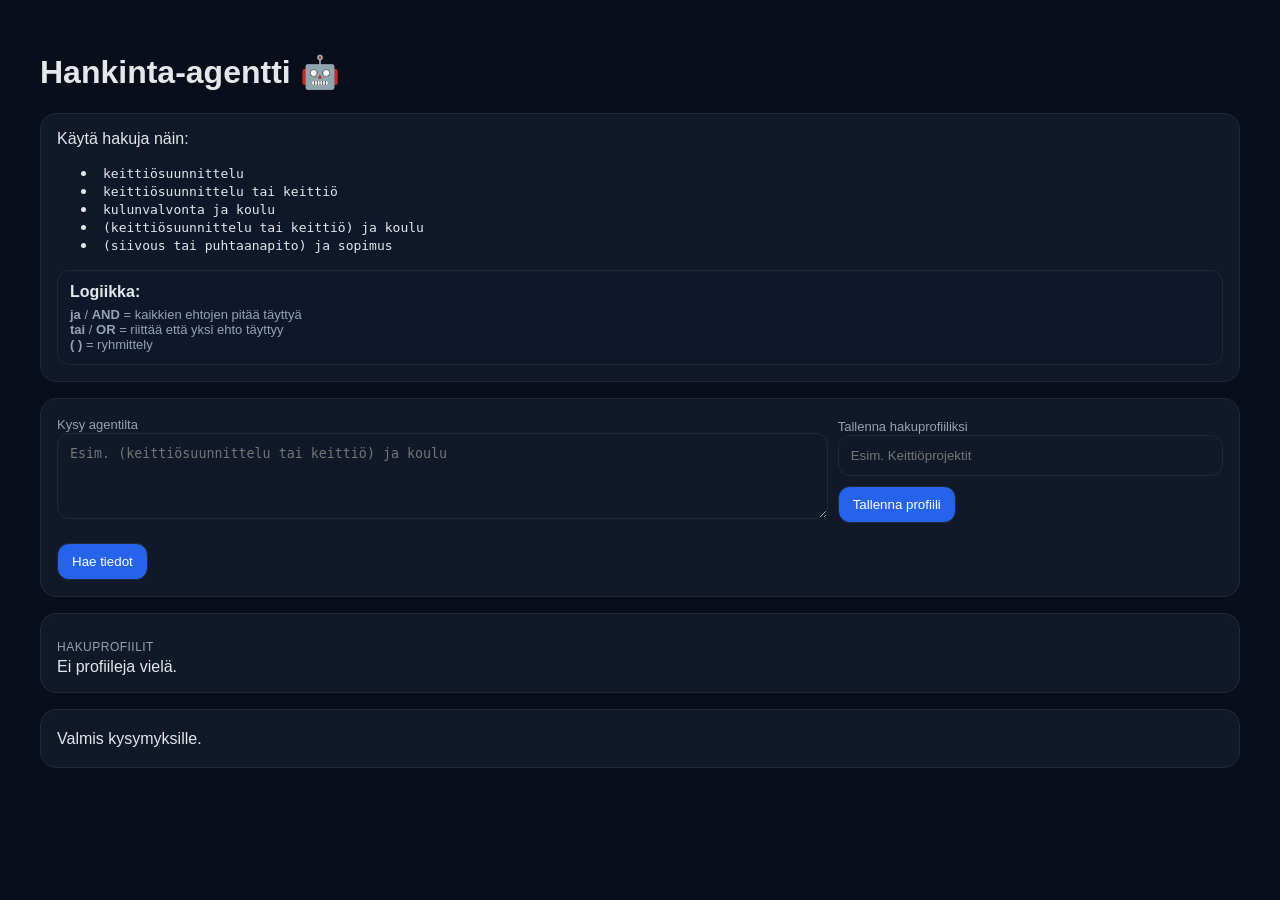
<file: agent.html>
<!DOCTYPE html>
<html lang="fi">
<head>
  <meta charset="UTF-8" />
  <meta name="viewport" content="width=device-width, initial-scale=1.0" />

  <meta http-equiv="Cache-Control" content="no-cache, no-store, must-revalidate">
  <meta http-equiv="Pragma" content="no-cache">
  <meta http-equiv="Expires" content="0">

  <title>Hankinta-agentti</title>

  <style>
    body { margin:0; font-family:Arial,sans-serif; background:#0a0e1a; color:#e5e7eb; }
    .wrap { max-width:1200px; margin:0 auto; padding:32px 20px; }
    .panel {
      background:#111827;
      border:1px solid #1f2937;
      border-radius:16px;
      padding:16px;
      margin-bottom:16px;
    }
    textarea, input, button {
      width:100%;
      padding:12px;
      border-radius:12px;
      border:1px solid #1f2937;
      background:#111827;
      color:#e5e7eb;
      box-sizing:border-box;
    }
    button {
      background:#2563eb;
      color:white;
      cursor:pointer;
      margin-top:10px;
      width:auto;
      padding:10px 14px;
    }
    .row {
      display:flex;
      gap:10px;
      flex-wrap:wrap;
      align-items:flex-end;
    }
    .row > div {
      flex:1;
      min-width:220px;
    }
    .answer {
      white-space:normal;
      line-height:1.6;
    }
    .result-card {
      background:#0f172a;
      border:1px solid #1f2937;
      border-radius:14px;
      padding:14px;
      margin-top:14px;
    }
    .muted {
      color:#94a3b8;
      font-size:13px;
    }
    .tag {
      display:inline-block;
      background:#1f2937;
      color:#cbd5e1;
      padding:4px 8px;
      border-radius:999px;
      margin:4px 6px 0 0;
      font-size:12px;
    }
    .theme { background:#0f766e; color:white; }
    .signal { background:#7c3aed; color:white; }
    .profile-btn {
      display:inline-block;
      background:#1d4ed8;
      color:white;
      border:none;
      padding:8px 12px;
      border-radius:999px;
      margin:4px 8px 4px 0;
      cursor:pointer;
    }
    .delete-btn {
      background:#991b1b;
      color:white;
      border:none;
      padding:6px 10px;
      border-radius:999px;
      margin-left:8px;
      cursor:pointer;
    }
    mark {
      background:#facc15;
      color:#111827;
      padding:0 2px;
      border-radius:4px;
    }
    a { color:#60a5fa; }
    .section-title {
      font-size:12px;
      color:#94a3b8;
      margin-top:10px;
      margin-bottom:4px;
      text-transform:uppercase;
      letter-spacing:.04em;
    }
    .logic-box {
      background:#0f172a;
      border:1px solid #1f2937;
      border-radius:12px;
      padding:12px;
      margin-top:10px;
    }
    code {
      background:#0f172a;
      padding:2px 6px;
      border-radius:6px;
    }
  </style>
</head>
<body>
  <div class="wrap">
    <h1>Hankinta-agentti 🤖</h1>

    <div class="panel">
      <div>Käytä hakuja näin:</div>
      <ul>
        <li><code>keittiösuunnittelu</code></li>
        <li><code>keittiösuunnittelu tai keittiö</code></li>
        <li><code>kulunvalvonta ja koulu</code></li>
        <li><code>(keittiösuunnittelu tai keittiö) ja koulu</code></li>
        <li><code>(siivous tai puhtaanapito) ja sopimus</code></li>
      </ul>

      <div class="logic-box">
        <div><b>Logiikka:</b></div>
        <div class="muted" style="margin-top:6px;">
          <b>ja</b> / <b>AND</b> = kaikkien ehtojen pitää täyttyä<br>
          <b>tai</b> / <b>OR</b> = riittää että yksi ehto täyttyy<br>
          <b>( )</b> = ryhmittely
        </div>
      </div>
    </div>

    <div class="panel">
      <div class="row">
        <div style="flex:2; min-width:280px;">
          <label class="muted">Kysy agentilta</label>
          <textarea id="question" rows="4" placeholder="Esim. (keittiösuunnittelu tai keittiö) ja koulu"></textarea>
        </div>
        <div>
          <label class="muted">Tallenna hakuprofiiliksi</label>
          <input id="profileName" placeholder="Esim. Keittiöprojektit" />
          <button id="saveProfileBtn">Tallenna profiili</button>
        </div>
      </div>

      <div style="margin-top:10px;">
        <button id="askBtn">Hae tiedot</button>
      </div>
    </div>

    <div class="panel">
      <div class="section-title">Hakuprofiilit</div>
      <div id="profiles">Ei profiileja vielä.</div>
    </div>

    <div class="panel answer" id="answer">Valmis kysymyksille.</div>
    <div id="results"></div>
  </div>

  <script>
    function esc(v) {
      return String(v || "")
        .replaceAll("&", "&amp;")
        .replaceAll("<", "&lt;")
        .replaceAll(">", "&gt;")
        .replaceAll('"', "&quot;");
    }

    function formatRelevantDate(item) {
      return item.deadline_at || item.contract_end_date || item.published_at || item.found_at || "-";
    }

    function searchableText(item) {
      return [
        item.title || "",
        item.ai_summary || "",
        item.pdf_text || ""
      ].join(" ").toLowerCase();
    }

    function tokenizeQuery(query) {
      const normalized = String(query || "")
        .replace(/\bAND\b/gi, " ja ")
        .replace(/\bOR\b/gi, " tai ")
        .replace(/\(/g, " ( ")
        .replace(/\)/g, " ) ")
        .trim();

      const rawTokens = normalized.split(/\s+/).filter(Boolean);

      const tokens = [];
      let phrase = [];

      function flushPhrase() {
        if (phrase.length) {
          tokens.push({ type: "TERM", value: phrase.join(" ").trim().toLowerCase() });
          phrase = [];
        }
      }

      for (const tok of rawTokens) {
        const lower = tok.toLowerCase();

        if (lower === "(") {
          flushPhrase();
          tokens.push({ type: "LPAREN", value: "(" });
        } else if (lower === ")") {
          flushPhrase();
          tokens.push({ type: "RPAREN", value: ")" });
        } else if (lower === "ja") {
          flushPhrase();
          tokens.push({ type: "AND", value: "ja" });
        } else if (lower === "tai") {
          flushPhrase();
          tokens.push({ type: "OR", value: "tai" });
        } else {
          phrase.push(tok);
        }
      }

      flushPhrase();
      return tokens;
    }

    function insertImplicitAnd(tokens) {
      const out = [];

      function isOperandEnd(t) {
        return t && (t.type === "TERM" || t.type === "RPAREN");
      }

      function isOperandStart(t) {
        return t && (t.type === "TERM" || t.type === "LPAREN");
      }

      for (let i = 0; i < tokens.length; i++) {
        const curr = tokens[i];
        const prev = out[out.length - 1];

        if (isOperandEnd(prev) && isOperandStart(curr)) {
          out.push({ type: "AND", value: "ja" });
        }

        out.push(curr);
      }

      return out;
    }

    function toRPN(tokens) {
      const output = [];
      const stack = [];
      const precedence = { OR: 1, AND: 2 };

      for (const token of tokens) {
        if (token.type === "TERM") {
          output.push(token);
        } else if (token.type === "AND" || token.type === "OR") {
          while (
            stack.length &&
            (stack[stack.length - 1].type === "AND" || stack[stack.length - 1].type === "OR") &&
            precedence[stack[stack.length - 1].type] >= precedence[token.type]
          ) {
            output.push(stack.pop());
          }
          stack.push(token);
        } else if (token.type === "LPAREN") {
          stack.push(token);
        } else if (token.type === "RPAREN") {
          while (stack.length && stack[stack.length - 1].type !== "LPAREN") {
            output.push(stack.pop());
          }
          if (!stack.length) {
            throw new Error("Sulut eivät täsmää.");
          }
          stack.pop();
        }
      }

      while (stack.length) {
        const top = stack.pop();
        if (top.type === "LPAREN" || top.type === "RPAREN") {
          throw new Error("Sulut eivät täsmää.");
        }
        output.push(top);
      }

      return output;
    }

    function parseExpression(query) {
      const tokens = insertImplicitAnd(tokenizeQuery(query));

      if (!tokens.length) {
        return { rpn: [], terms: [] };
      }

      const rpn = toRPN(tokens);
      const terms = [...new Set(
        tokens.filter(t => t.type === "TERM").map(t => t.value.toLowerCase())
      )];

      return { rpn, terms };
    }

    function evaluateRPN(rpn, text) {
      const stack = [];

      for (const token of rpn) {
        if (token.type === "TERM") {
          stack.push(text.includes(token.value.toLowerCase()));
        } else if (token.type === "AND") {
          const b = stack.pop();
          const a = stack.pop();
          stack.push(Boolean(a && b));
        } else if (token.type === "OR") {
          const b = stack.pop();
          const a = stack.pop();
          stack.push(Boolean(a || b));
        }
      }

      if (stack.length !== 1) return false;
      return Boolean(stack[0]);
    }

    function makeHighlightedSnippets(text, terms) {
      const raw = String(text || "");
      if (!raw || !(terms || []).length) return [];

      const snippets = [];
      const lower = raw.toLowerCase();

      for (const term of terms) {
        const q = String(term || "").trim();
        if (!q) continue;

        const qLower = q.toLowerCase();
        let idx = 0;

        while ((idx = lower.indexOf(qLower, idx)) !== -1 && snippets.length < 8) {
          const start = Math.max(0, idx - 100);
          const end = Math.min(raw.length, idx + q.length + 180);
          let snippet = raw.slice(start, end);

          snippet = esc(snippet);

          for (const t of terms) {
            const safeRe = new RegExp(t.replace(/[.*+?^${}()|[\]\\]/g, '\\$&'), "ig");
            snippet = snippet.replace(safeRe, m => `<mark>${m}</mark>`);
          }

          snippets.push("..." + snippet + "...");
          idx += q.length;
        }
      }

      return [...new Set(snippets)].slice(0, 8);
    }

    function shortDescription(item, terms, snippets) {
      const pieces = [];

      if (item.ai_summary) {
        pieces.push(item.ai_summary.slice(0, 280));
      } else if (item.pdf_text && !String(item.pdf_text).startsWith("PDF_ERROR")) {
        pieces.push(String(item.pdf_text).replace(/\s+/g, " ").slice(0, 280));
      } else if (item.title) {
        pieces.push(item.title);
      }

      if (terms.length && snippets.length) {
        pieces.push(`Hakutermit löytyivät liitetiedoston tekstistä.`);
      }

      return pieces.join(" ");
    }

    function scoreItem(item, terms, snippets) {
      let score = 0;

      if (item.is_new) score += 4;
      if ((item.signal_tags || []).length) score += (item.signal_tags || []).length * 3;
      if ((item.theme_tags || []).length) score += (item.theme_tags || []).length * 2;
      if ((item.matched_keywords || []).length) score += (item.matched_keywords || []).length * 2;
      if (item.cpv_primary) score += 2;
      if (item.document_url) score += 2;
      if (snippets.length) score += 10;
      if (item.estimated_budget_value) score += 3;
      if (item.deadline_at) score += 2;
      if (item.contract_end_date) score += 2;

      const text = searchableText(item);
      terms.forEach(term => {
        if (text.includes(term)) score += 3;
      });

      return score;
    }

    function renderTags(items, cls = "") {
      return (items || []).map(t => `<span class="tag ${cls}">${esc(t)}</span>`).join("");
    }

    function loadProfiles() {
      try {
        return JSON.parse(localStorage.getItem("hankinta_profiles_v3") || "[]");
      } catch {
        return [];
      }
    }

    function saveProfiles(profiles) {
      localStorage.setItem("hankinta_profiles_v3", JSON.stringify(profiles));
    }

    function renderProfiles(runSearch) {
      const profiles = loadProfiles();
      const el = document.getElementById("profiles");

      if (!profiles.length) {
        el.innerHTML = "Ei profiileja vielä.";
        return;
      }

      el.innerHTML = profiles.map((p, idx) => `
        <div style="margin-bottom:8px;">
          <button class="profile-btn" data-query="${esc(p.query)}">${esc(p.name)}</button>
          <button class="delete-btn" data-index="${idx}">Poista</button>
        </div>
      `).join("");

      el.querySelectorAll(".profile-btn").forEach(btn => {
        btn.onclick = () => runSearch(btn.getAttribute("data-query"));
      });

      el.querySelectorAll(".delete-btn").forEach(btn => {
        btn.onclick = () => {
          const idx = Number(btn.getAttribute("data-index"));
          const profiles = loadProfiles();
          profiles.splice(idx, 1);
          saveProfiles(profiles);
          renderProfiles(runSearch);
        };
      });
    }

    Promise.all([
      fetch('./data/procurements.json?v=' + Date.now()).then(r => r.json()),
      fetch('./history/2026/procurements-2026.json?v=' + Date.now()).then(r => r.json())
    ]).then(([current, history]) => {
      const answer = document.getElementById('answer');
      const results = document.getElementById('results');
      const askBtn = document.getElementById('askBtn');
      const saveProfileBtn = document.getElementById('saveProfileBtn');
      const question = document.getElementById('question');
      const profileName = document.getElementById('profileName');

      const base = [...current, ...history];
      const uniqueById = {};
      base.forEach(item => {
        const key = item.id || item.url;
        if (!uniqueById[key]) uniqueById[key] = item;
      });
      const dataset = Object.values(uniqueById);

      function runSearch(forcedQuery) {
        const q = (forcedQuery || question.value || '').trim();

        if (!q) {
          answer.textContent = "Kirjoita ensin hakusana tai kysymys.";
          results.innerHTML = "";
          return;
        }

        question.value = q;

        let parsed;
        try {
          parsed = parseExpression(q);
        } catch (err) {
          answer.textContent = `Hakuehto on virheellinen: ${err.message}`;
          results.innerHTML = "";
          return;
        }

        const hits = dataset
          .filter(item => evaluateRPN(parsed.rpn, searchableText(item)))
          .map(item => {
            const snippets = makeHighlightedSnippets(item.pdf_text || "", parsed.terms);
            return {
              ...item,
              _snippets: snippets,
              _score: scoreItem(item, parsed.terms, snippets)
            };
          })
          .sort((a, b) => b._score - a._score)
          .slice(0, 12);

        if (!hits.length) {
          answer.textContent = `En löytänyt osumia haulle "${q}". Haku kohdistuu vain otsikkoon, kuvaukseen ja liitetiedoston tekstiin.`;
          results.innerHTML = "";
          return;
        }

        const typeSummary = {};
        hits.forEach(item => {
          const k = item.item_type || "muu";
          typeSummary[k] = (typeSummary[k] || 0) + 1;
        });

        answer.innerHTML = `
          <div><b>Löysin ${hits.length} osumaa haulle:</b> ${esc(q)}</div>
          <div class="muted" style="margin-top:6px;">
            Haku käyttää vain hankinnan otsikkoa, kuvausta ja liitetiedoston tekstiä. Sulut, "ja"/"tai", AND/OR ovat käytössä.
          </div>
          <div style="margin-top:10px;">Yhteenveto tyypeittäin:</div>
          <div style="margin-top:6px;">
            ${Object.entries(typeSummary).map(([k, v]) => `<span class="tag">${esc(k)}: ${v}</span>`).join("")}
          </div>
        `;

        results.innerHTML = hits.map(item => {
          const snippetsHtml = item._snippets.length
            ? item._snippets.map(s => `<div style="margin-bottom:10px;">${s}</div>`).join("")
            : `<div class="muted">Hakuehto osui otsikkoon tai kuvaukseen, mutta ei suoraan liitetiedoston tekstissä näkyvään kohtaan.</div>`;

          return `
            <div class="result-card">
              <div style="font-weight:bold; font-size:18px; margin-bottom:6px;">${esc(item.title)}</div>

              <div class="muted">
                ${esc(item.entity)} · ${esc(item.item_type || "-")} · ${esc(item.area || "-")}
              </div>

              <div class="muted" style="margin-top:6px;">
                Ajankohta: ${esc(formatRelevantDate(item))}
                ${item.estimated_budget_value ? ` · Arvo: ${esc(item.estimated_budget_value)}` : ''}
              </div>

              <div style="margin-top:10px;">
                ${item.cpv_primary || item.cpv_label ? `<span class="tag">${esc(item.cpv_primary)} ${esc(item.cpv_label || "")}</span>` : ''}
                ${renderTags(item.theme_tags, "theme")}
                ${renderTags(item.signal_tags, "signal")}
              </div>

              <div class="section-title">Tiivistelmä</div>
              <div>${esc(shortDescription(item, parsed.terms, item._snippets))}</div>

              <div class="section-title">Osumat liitetiedostosta</div>
              <div>${snippetsHtml}</div>

              <div class="section-title">Oleelliset tiedot</div>
              <div class="muted">
                Hankintayksikkö: ${esc(item.entity)}<br>
                Tila: ${esc(item.item_type || "-")}<br>
                Ajankohta: ${esc(item.published_at || item.found_at || "-")}<br>
                Määräaika: ${esc(item.deadline_at || "-")}<br>
                Sopimuksen päättyminen: ${esc(item.contract_end_date || "-")}<br>
                Arvioitu arvo: ${esc(item.estimated_budget_value || "-")}
              </div>

              <div style="margin-top:12px;">
                <a href="detail.html?id=${encodeURIComponent(item.id || item.url)}">Avaa tiedot</a>
                ${item.document_url ? ` | <a href="${esc(item.document_url)}" target="_blank">PDF</a>` : ''}
                ${item.url ? ` | <a href="${esc(item.url)}" target="_blank">Suora linkki</a>` : ''}
              </div>
            </div>
          `;
        }).join("");
      }

      askBtn.onclick = () => runSearch();

      saveProfileBtn.onclick = () => {
        const query = (question.value || "").trim();
        const name = (profileName.value || query).trim();

        if (!query) {
          answer.textContent = "Kirjoita ensin hakulauseke ennen profiilin tallennusta.";
          return;
        }

        const profiles = loadProfiles();
        profiles.push({ name, query });
        saveProfiles(profiles);
        profileName.value = "";
        renderProfiles(runSearch);
      };

      renderProfiles(runSearch);
    });
  </script>
</body>
</html>
</file>
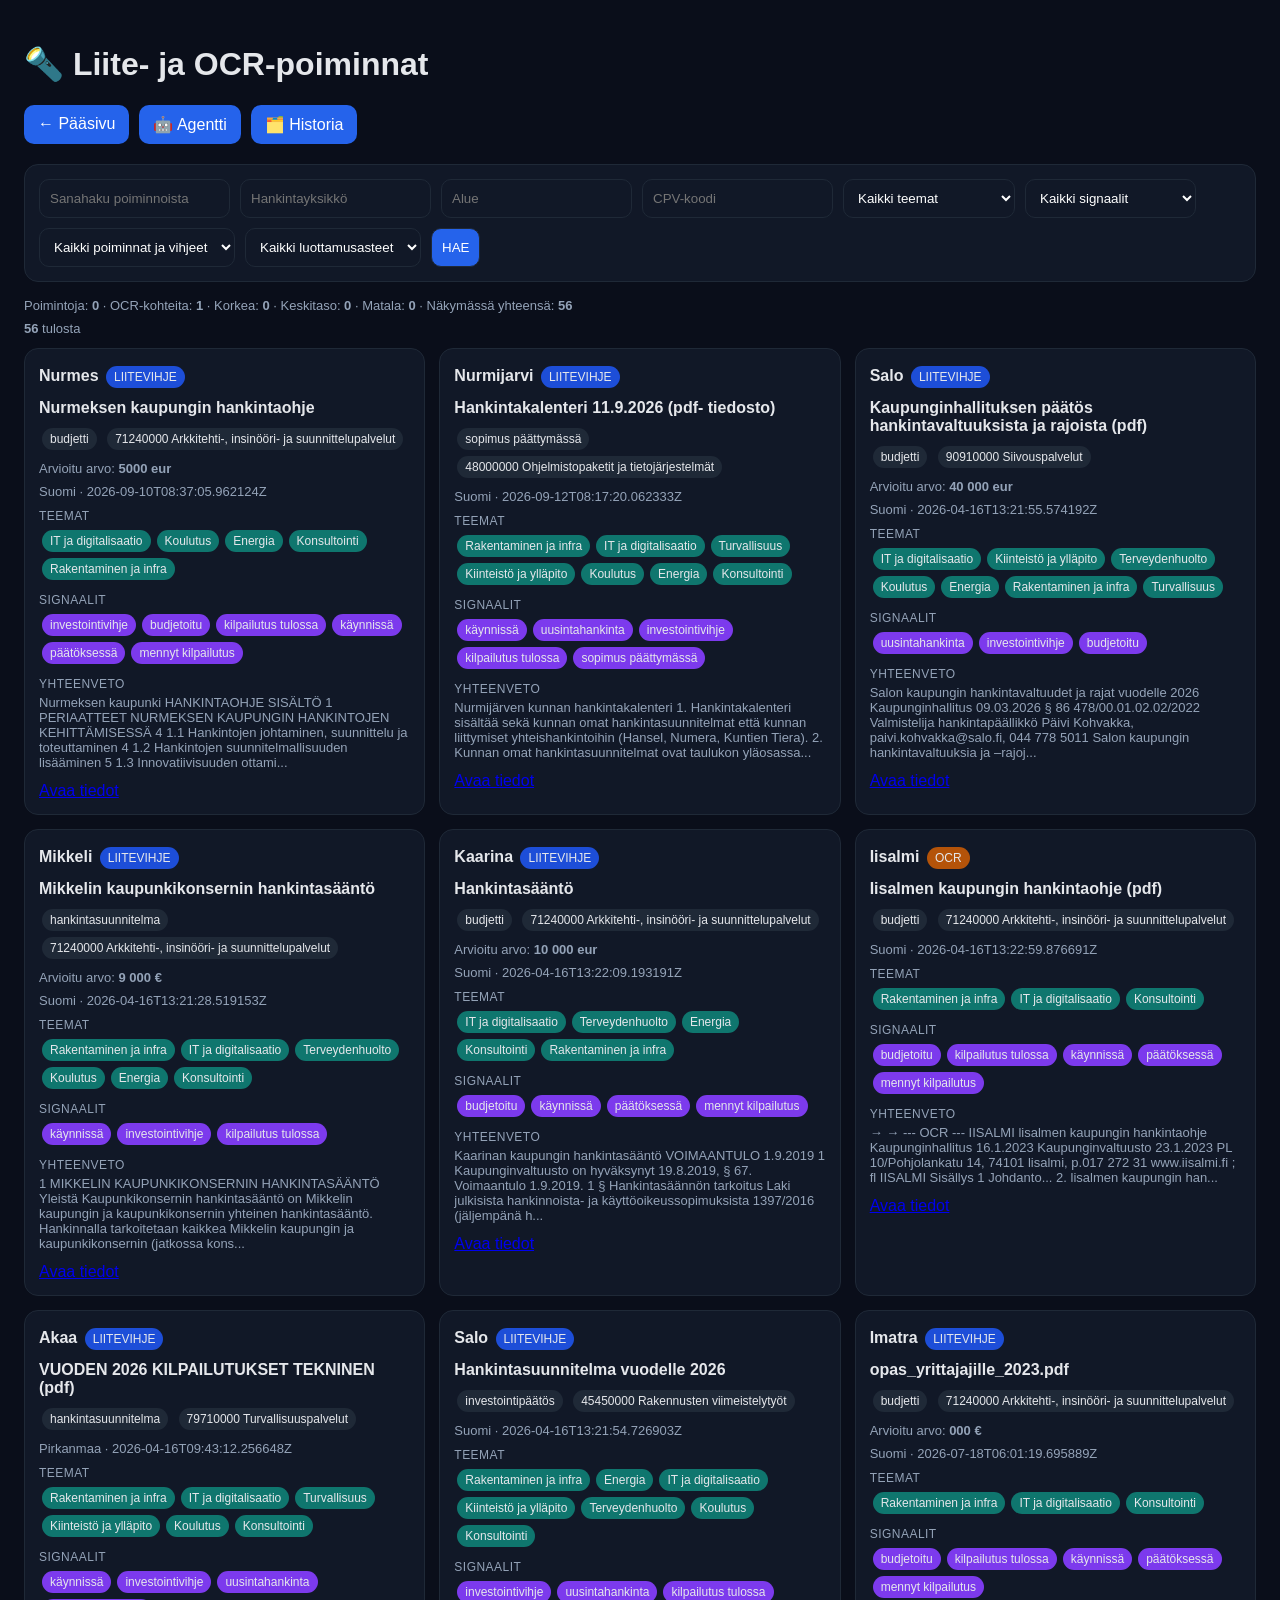
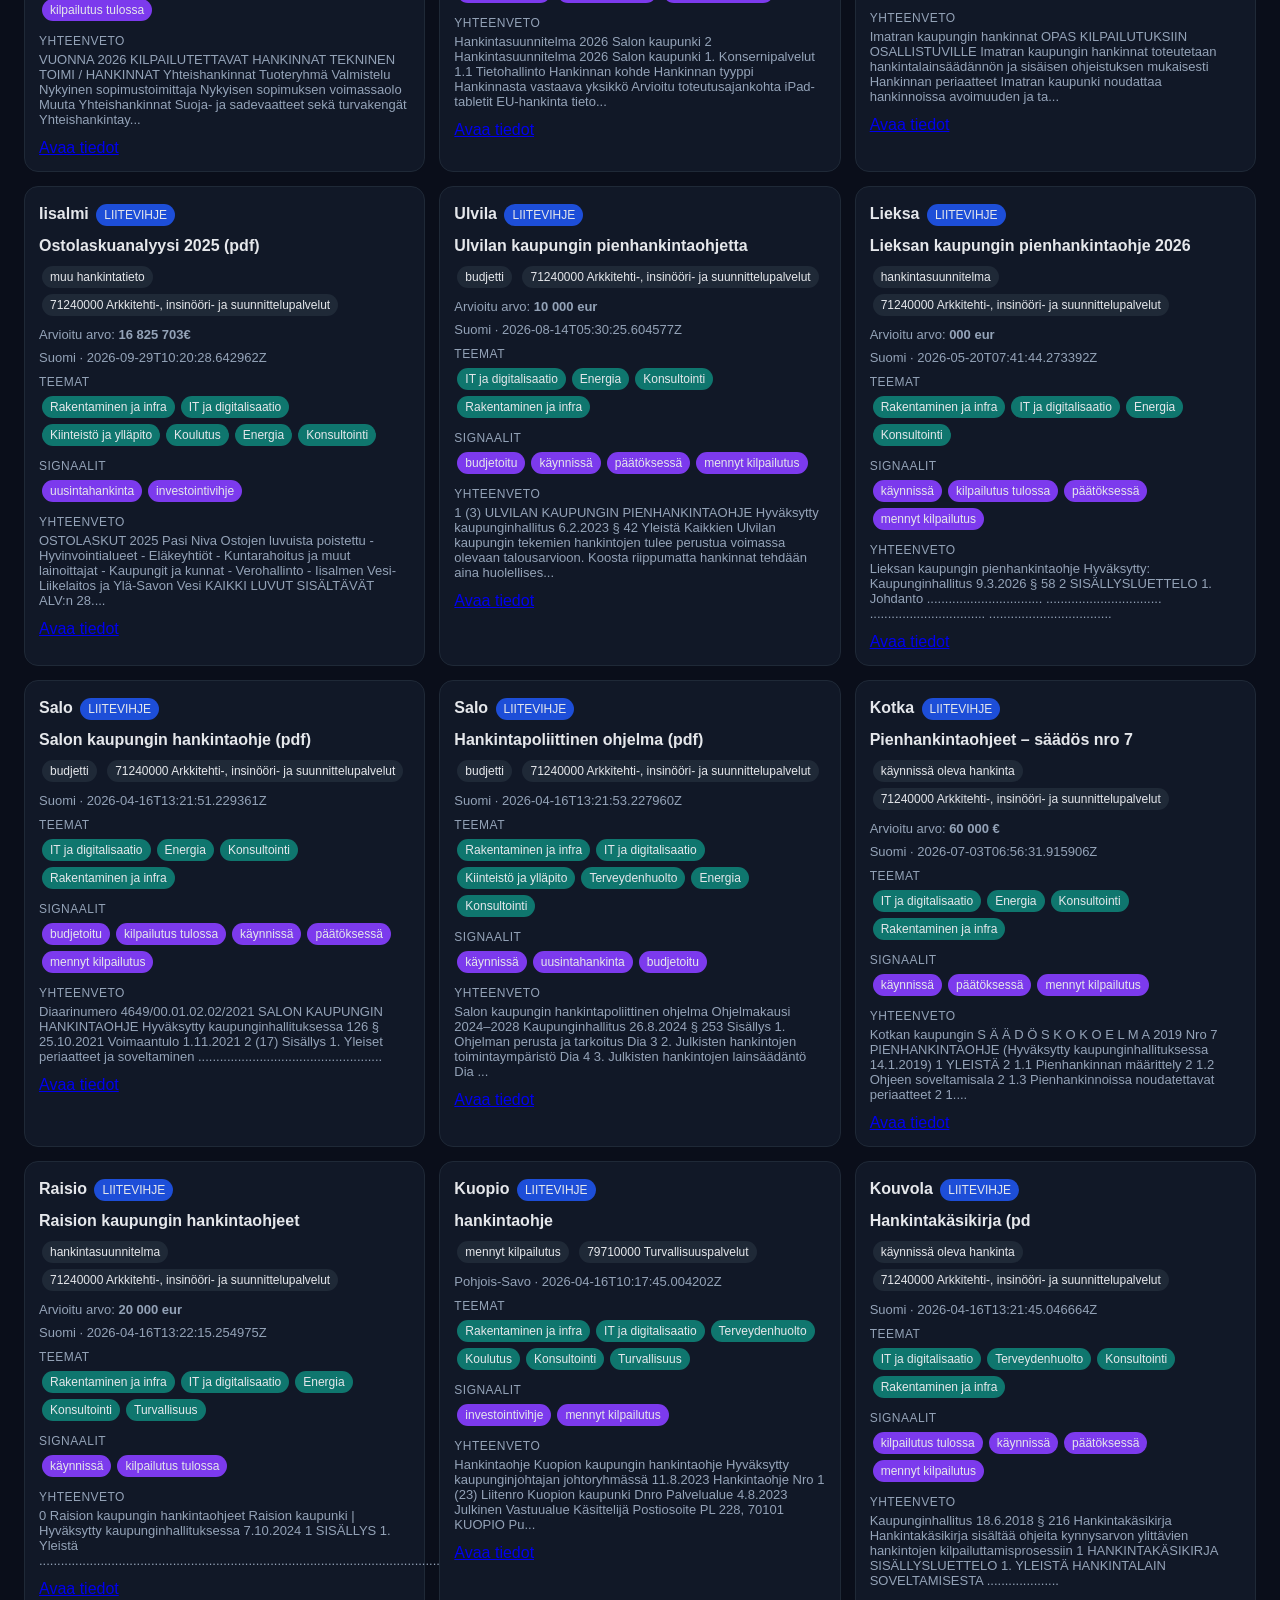
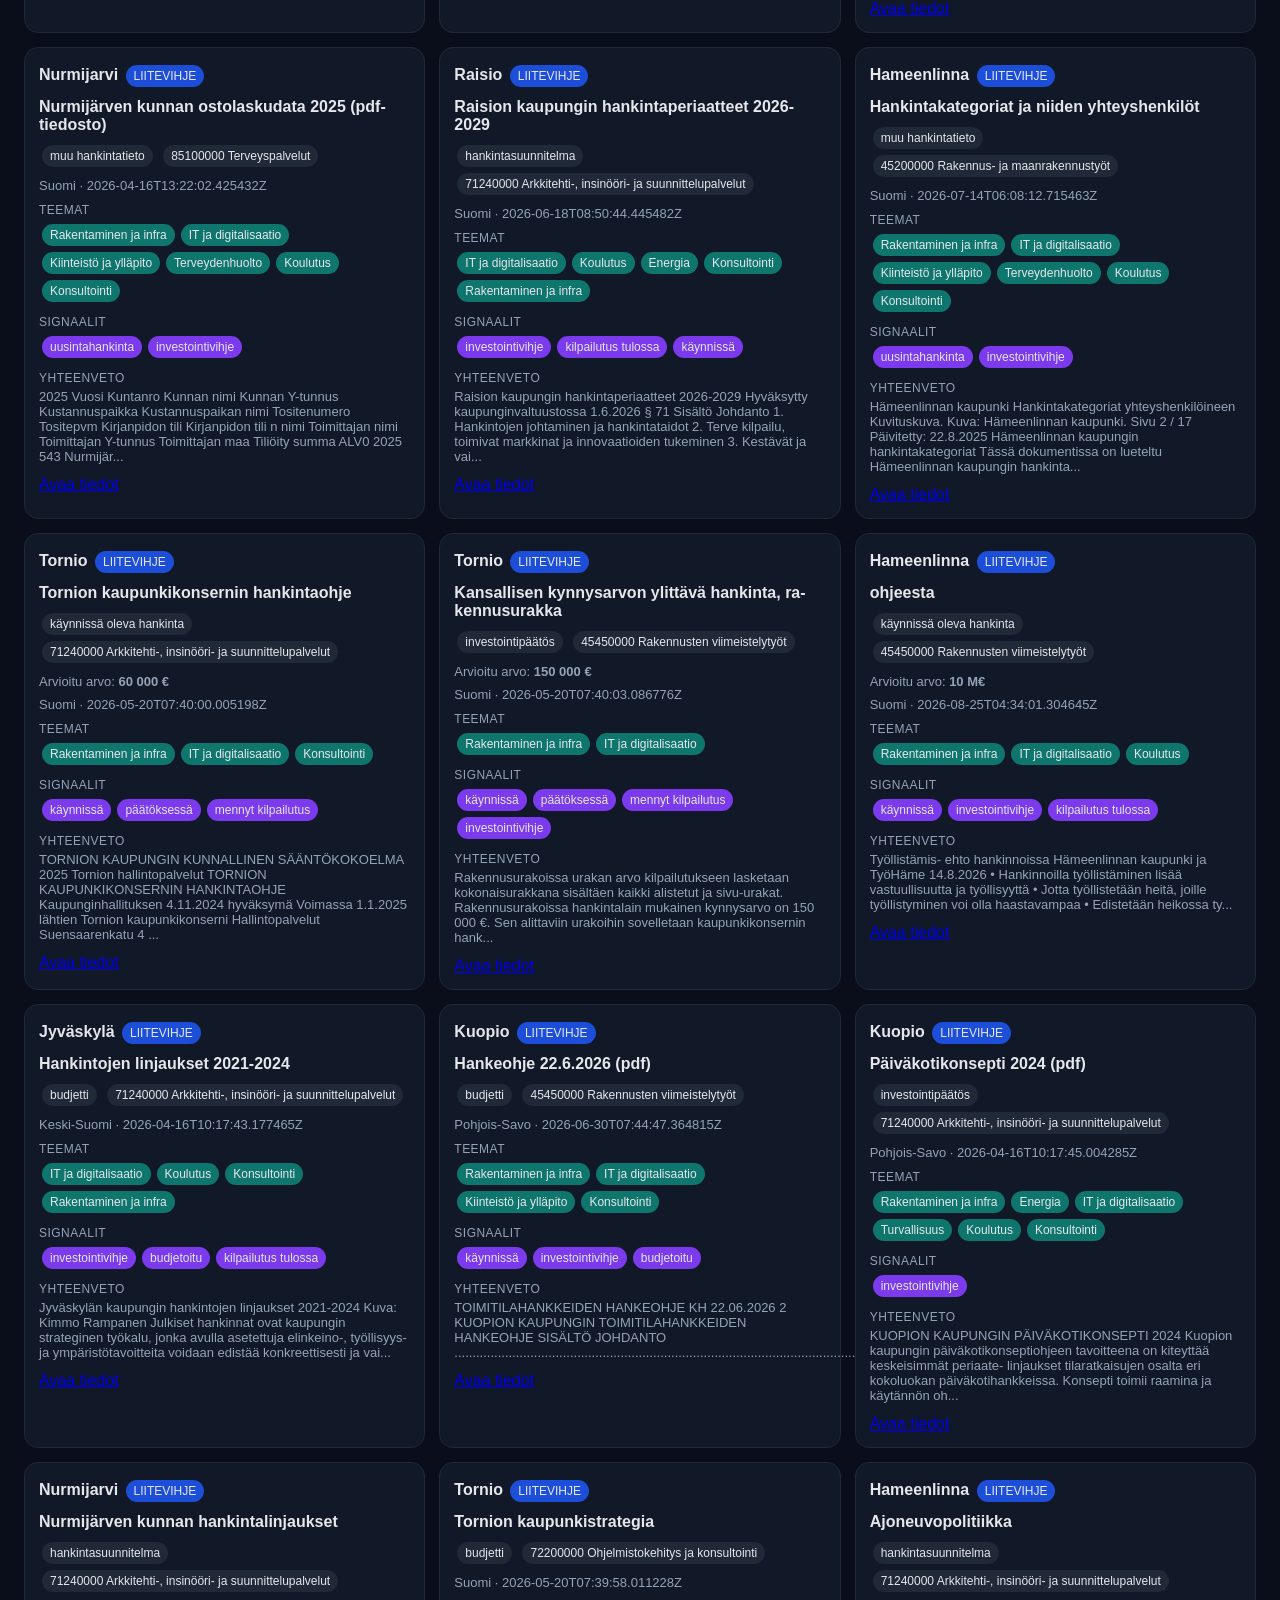
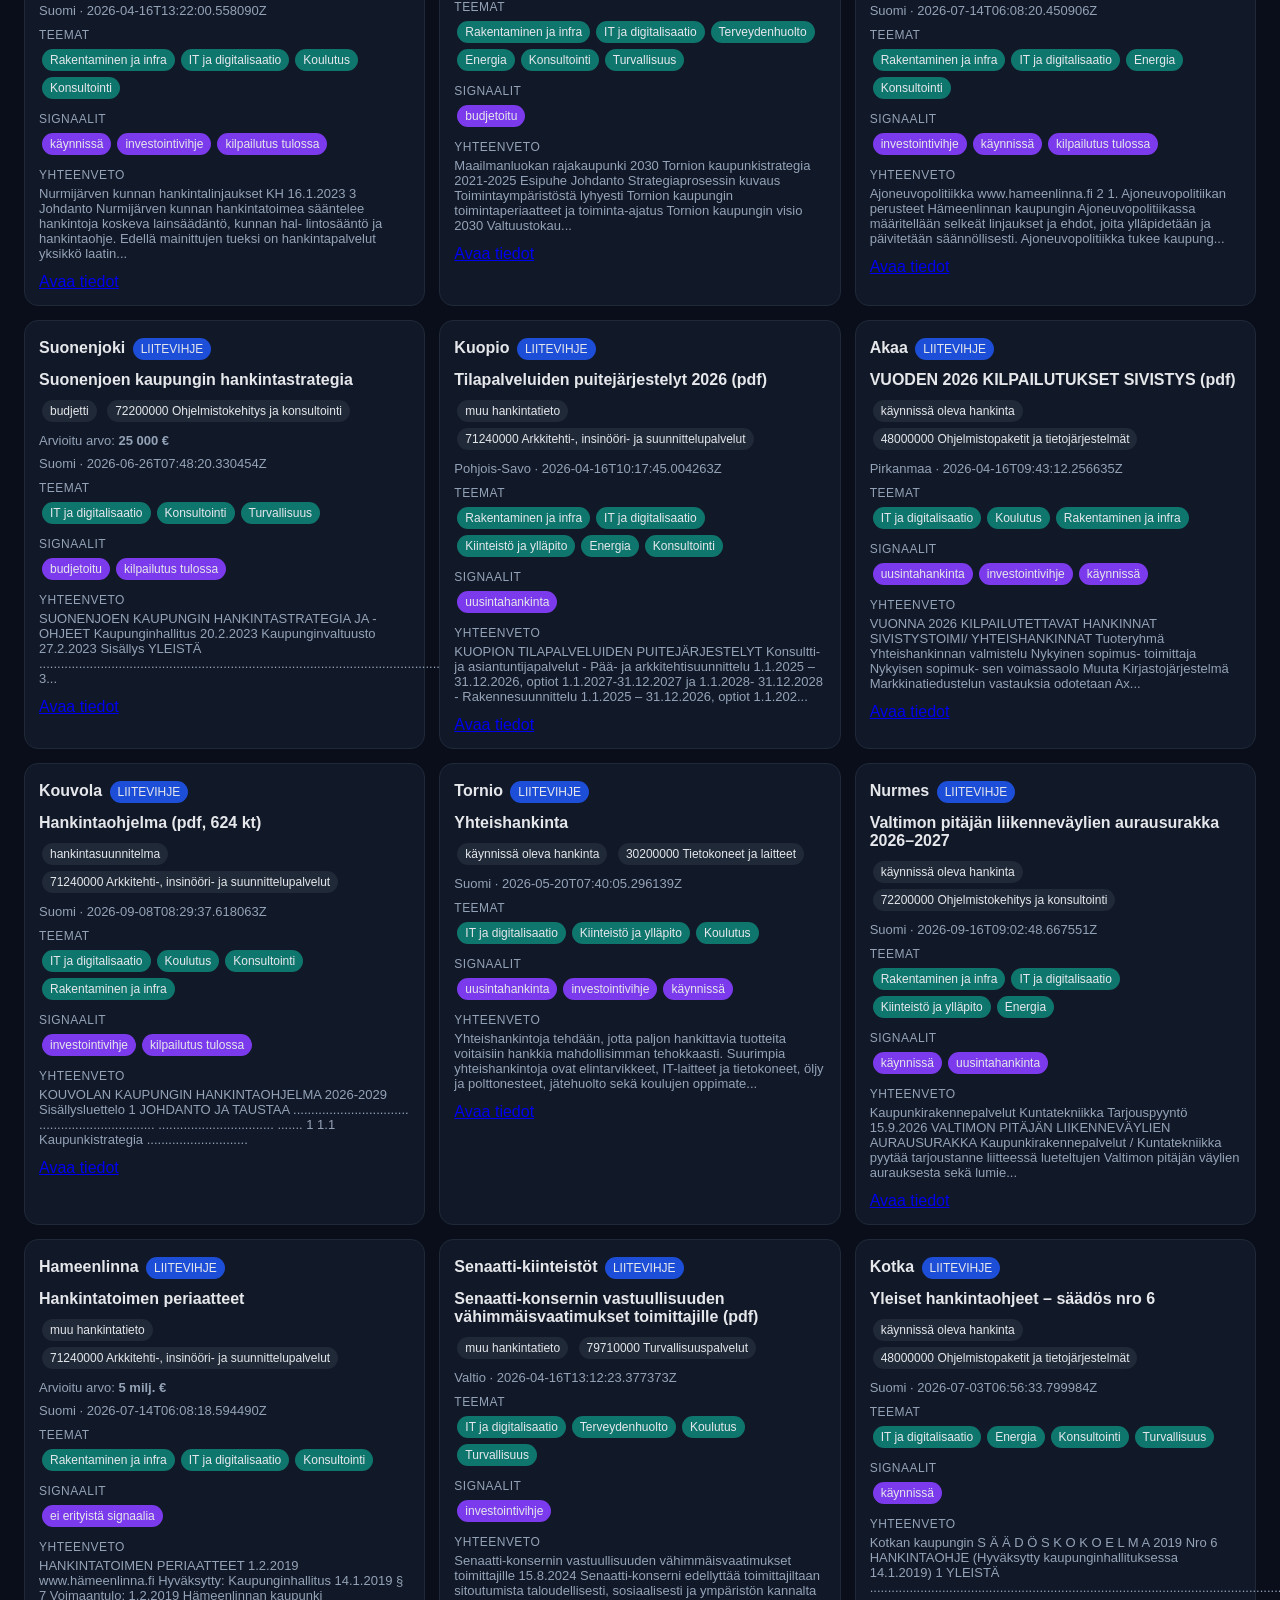
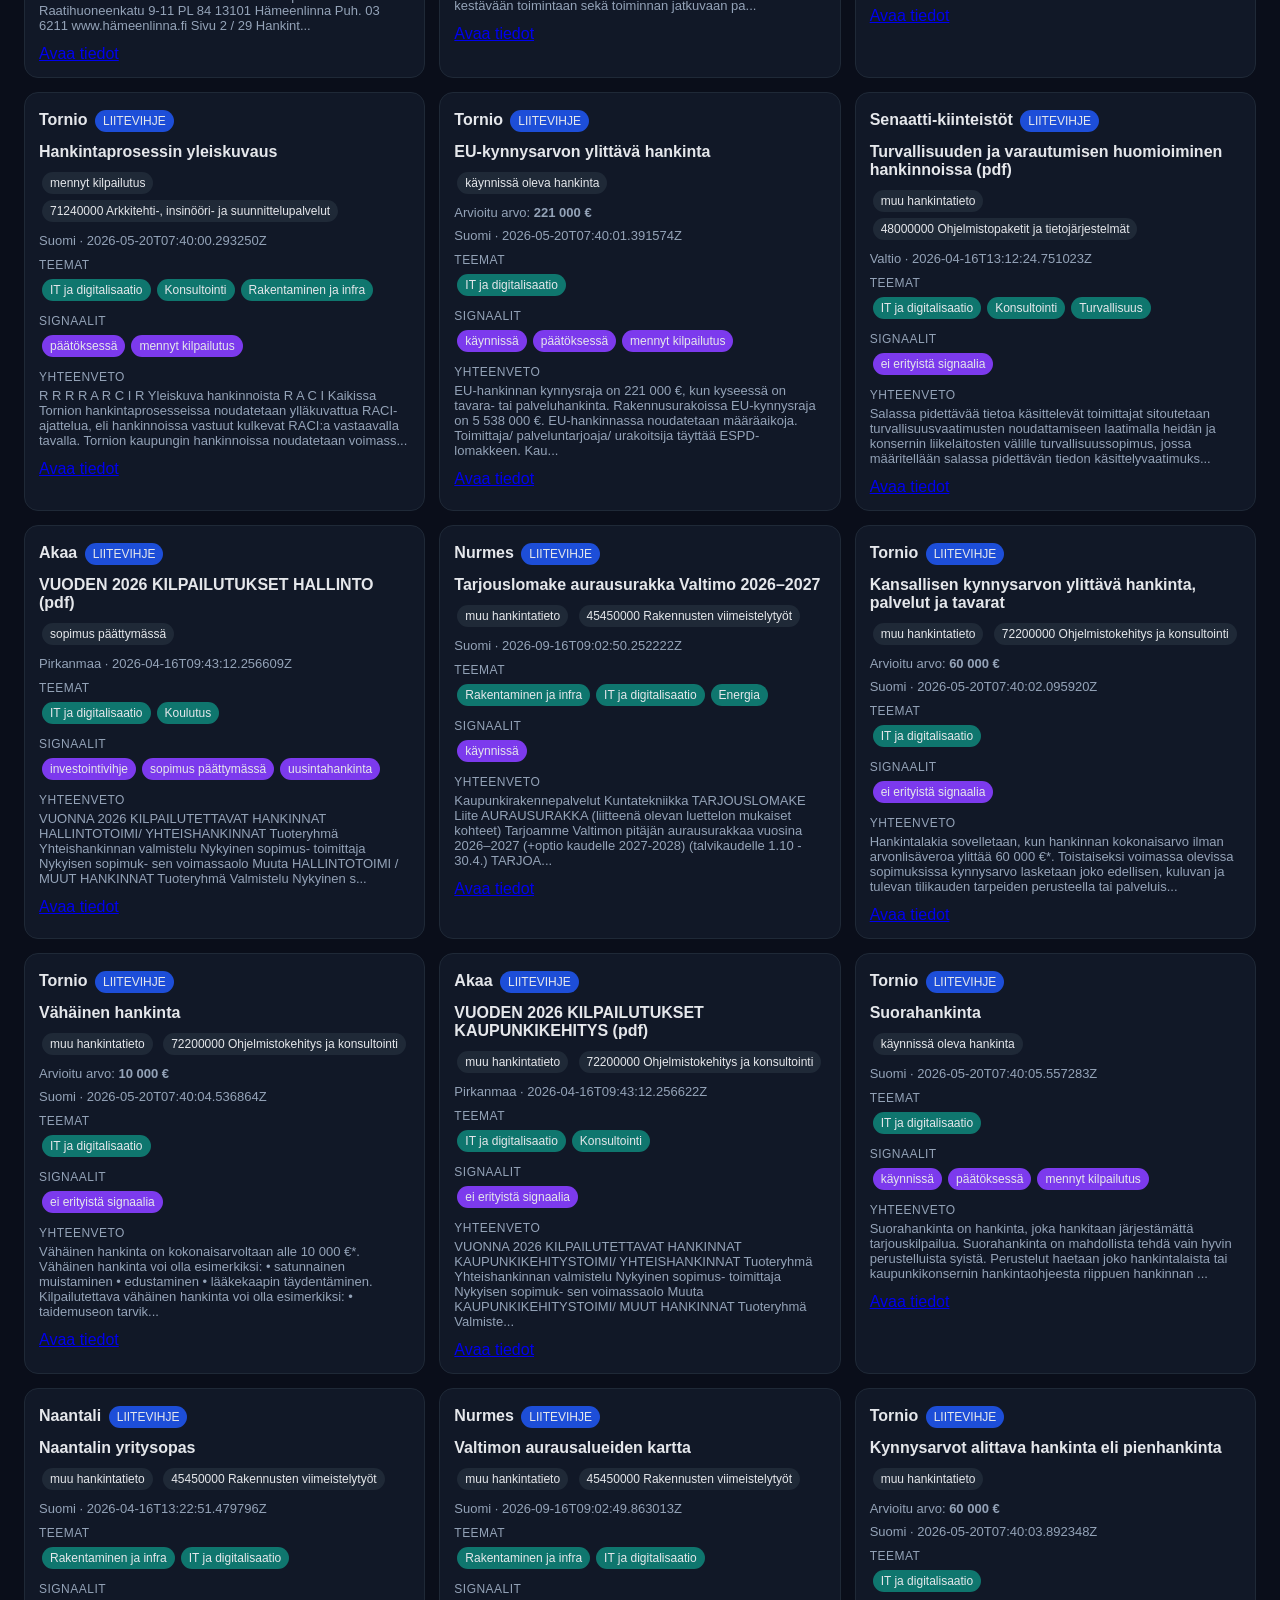
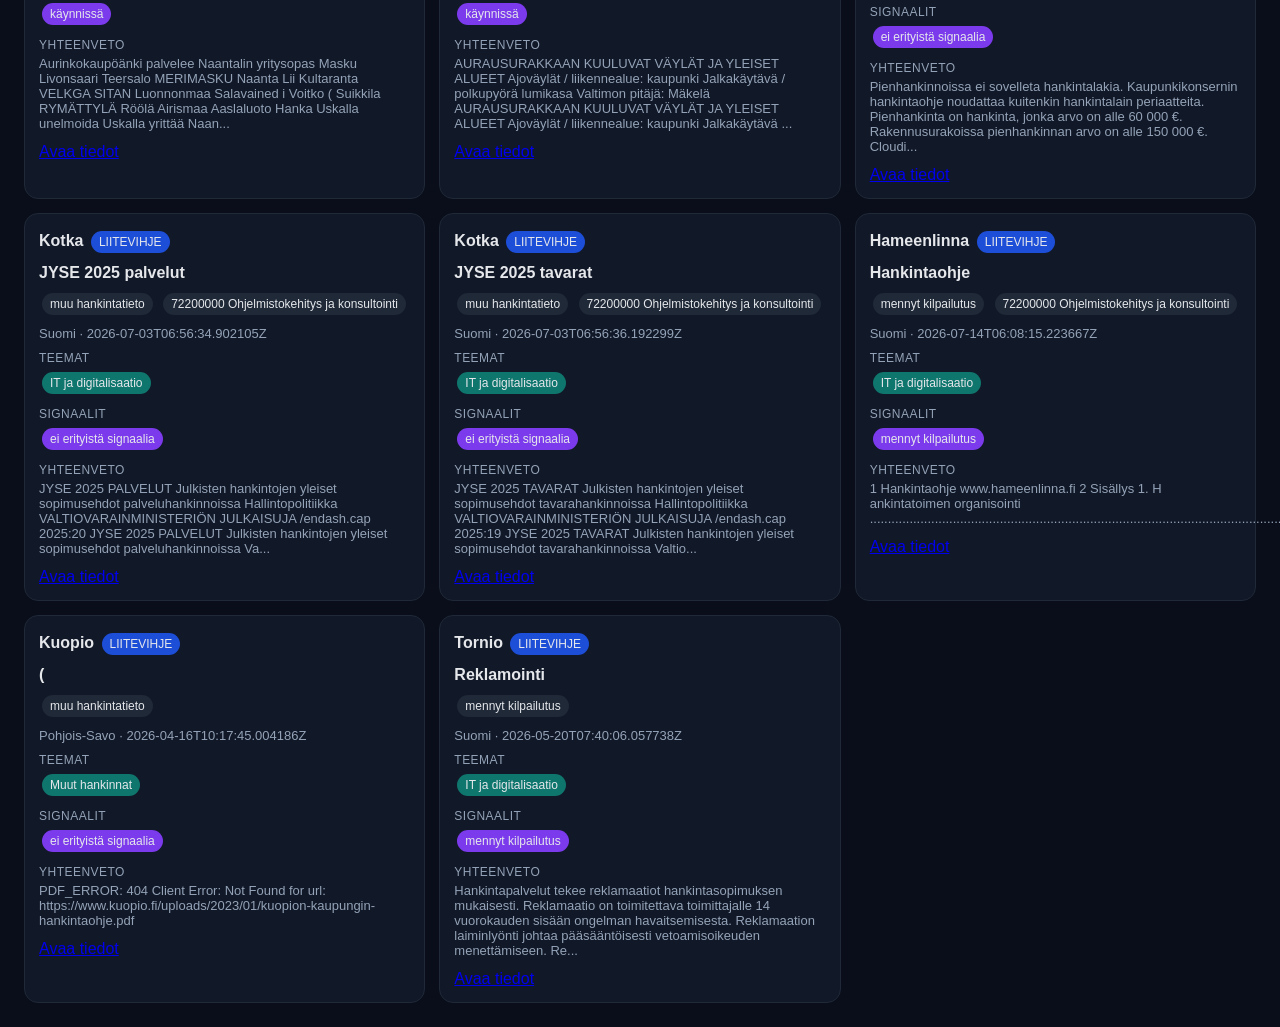
<file: attachment_extractions.html>
<!DOCTYPE html>
<html lang="fi">
<head>
<meta charset="UTF-8" />
<meta name="viewport" content="width=device-width, initial-scale=1.0"/>

<meta http-equiv="Cache-Control" content="no-cache, no-store, must-revalidate">
<meta http-equiv="Pragma" content="no-cache">
<meta http-equiv="Expires" content="0">

<title>Liite- ja OCR-poiminnat</title>

<style>
body { margin:0; font-family:Arial; background:#0a0e1a; color:#e5e7eb; }
.wrap { max-width:1400px; margin:0 auto; padding:24px; }
.panel { background:#111827; border:1px solid #1f2937; border-radius:14px; padding:14px; margin-bottom:16px; }
.filters { display:flex; flex-wrap:wrap; gap:10px; margin-bottom:16px; }
input, select, button {
  padding:10px; border-radius:10px;
  border:1px solid #1f2937;
  background:#111827; color:white;
}
button { background:#2563eb; cursor:pointer; }
.grid { display:grid; grid-template-columns:repeat(auto-fit,minmax(360px,1fr)); gap:14px; }
.card { background:#111827; border:1px solid #1f2937; border-radius:14px; padding:14px; }
.tag { background:#1f2937; padding:4px 8px; border-radius:999px; font-size:12px; margin:3px; display:inline-block; }
.theme { background:#0f766e; }
.signal { background:#7c3aed; }
.attachment { background:#92400e; }
.ocr { background:#b45309; }
.hint { background:#1d4ed8; }
.conf-high { background:#166534; }
.conf-mid { background:#a16207; }
.conf-low { background:#991b1b; }
.muted { color:#94a3b8; font-size:13px; }
.section-title { font-size:12px; color:#94a3b8; margin-top:10px; margin-bottom:4px; text-transform:uppercase; letter-spacing:.04em; }
.topnav { display:flex; gap:10px; margin:12px 0 20px 0; flex-wrap:wrap; }
.topnav a {
  display:inline-block; padding:10px 14px; background:#2563eb; color:white;
  text-decoration:none; border-radius:10px;
}
</style>
</head>

<body>
<div class="wrap">
  <h1>🔦 Liite- ja OCR-poiminnat</h1>

  <div class="topnav">
    <a href="index.html">← Pääsivu</a>
    <a href="agent.html">🤖 Agentti</a>
    <a href="history.html">🗂️ Historia</a>
  </div>

  <div class="panel filters">
    <input id="q" placeholder="Sanahaku poiminnoista" />
    <input id="entity" placeholder="Hankintayksikkö" />
    <input id="area" placeholder="Alue" />
    <input id="cpv" placeholder="CPV-koodi" />

    <select id="themeFilter">
      <option value="">Kaikki teemat</option>
    </select>

    <select id="signalFilter">
      <option value="">Kaikki signaalit</option>
    </select>

    <select id="sourceMode">
      <option value="">Kaikki poiminnat ja vihjeet</option>
      <option value="attachment">Vain oikeat liitepoiminnat</option>
      <option value="ocr">Vain OCR-lähteiset</option>
      <option value="hint">Vain liitevihjeet</option>
    </select>

    <select id="confidenceFilter">
      <option value="">Kaikki luottamusasteet</option>
      <option value="korkea">Korkea</option>
      <option value="keskitaso">Keskitaso</option>
      <option value="matala">Matala</option>
    </select>

    <button id="searchBtn">HAE</button>
  </div>

  <div id="debug" class="muted" style="margin-bottom:8px;"></div>
  <div id="count" class="muted" style="margin-bottom:12px;"></div>
  <div id="results" class="grid"></div>
</div>

<script>
function esc(v){
  return String(v || "")
    .replaceAll("&", "&amp;")
    .replaceAll("<", "&lt;")
    .replaceAll(">", "&gt;")
    .replaceAll('"', "&quot;");
}

function fuzzy(q, t){
  q = (q || "").toLowerCase();
  t = (t || "").toLowerCase();
  if(!q) return true;
  if(t.includes(q)) return true;
  let i = 0;
  for(let c of t){
    if(c === q[i]) i++;
    if(i === q.length) return true;
  }
  return false;
}

function renderTags(items, cls){
  return (items || []).map(t => `<span class="tag ${cls}">${esc(t)}</span>`).join("");
}

function snippet(text){
  const raw = String(text || "").replace(/\s+/g, " ").trim();
  return esc(raw.slice(0, 240)) + (raw.length > 240 ? "..." : "");
}

function confidenceClass(v){
  if(v === "korkea") return "conf-high";
  if(v === "keskitaso") return "conf-mid";
  if(v === "matala") return "conf-low";
  return "";
}

fetch('./data/procurements.json?v=' + Date.now())
.then(r => r.json())
.then(data => {
  const q = document.getElementById('q');
  const entity = document.getElementById('entity');
  const area = document.getElementById('area');
  const cpv = document.getElementById('cpv');
  const themeFilter = document.getElementById('themeFilter');
  const signalFilter = document.getElementById('signalFilter');
  const sourceMode = document.getElementById('sourceMode');
  const confidenceFilter = document.getElementById('confidenceFilter');
  const searchBtn = document.getElementById('searchBtn');
  const debug = document.getElementById('debug');
  const count = document.getElementById('count');
  const results = document.getElementById('results');

  const extracted = data.filter(item => {
    const isAttachmentExtraction = item.generated_from_attachment === true;
    const isOCR = String(item.pdf_text || "").includes("--- OCR ---")
      || String(item.pdf_text || "").startsWith("OCR_")
      || String(item.pdf_text || "").startsWith("OCR_PDF_ERROR")
      || String(item.pdf_text || "").startsWith("OCR_IMAGE");
    const isHint =
      !!item.document_url ||
      !!item.pdf_text ||
      (item.signal_tags || []).includes("poimittu liitetiedostosta") ||
      !!item.parent_attachment_title;

    return isAttachmentExtraction || isOCR || isHint;
  });

  const allThemes = [...new Set(
    extracted.flatMap(item => Array.isArray(item.theme_tags) ? item.theme_tags : []).filter(Boolean)
  )].sort((a, b) => a.localeCompare(b, 'fi'));

  const allSignals = [...new Set(
    extracted.flatMap(item => Array.isArray(item.signal_tags) ? item.signal_tags : []).filter(Boolean)
  )].sort((a, b) => a.localeCompare(b, 'fi'));

  themeFilter.innerHTML =
    `<option value="">Kaikki teemat</option>` +
    allThemes.map(t => `<option value="${esc(t)}">${esc(t)}</option>`).join('');

  signalFilter.innerHTML =
    `<option value="">Kaikki signaalit</option>` +
    allSignals.map(s => `<option value="${esc(s)}">${esc(s)}</option>`).join('');

  const totalGenerated = extracted.filter(x => x.generated_from_attachment === true).length;
  const totalOCR = extracted.filter(x =>
    String(x.pdf_text || "").includes("--- OCR ---") ||
    String(x.pdf_text || "").startsWith("OCR_") ||
    String(x.pdf_text || "").startsWith("OCR_PDF_ERROR") ||
    String(x.pdf_text || "").startsWith("OCR_IMAGE")
  ).length;

  const confHigh = extracted.filter(x => x.extraction_confidence === "korkea").length;
  const confMid = extracted.filter(x => x.extraction_confidence === "keskitaso").length;
  const confLow = extracted.filter(x => x.extraction_confidence === "matala").length;

  debug.innerHTML = `
    Poimintoja: <b>${totalGenerated}</b> · OCR-kohteita: <b>${totalOCR}</b> ·
    Korkea: <b>${confHigh}</b> · Keskitaso: <b>${confMid}</b> · Matala: <b>${confLow}</b> ·
    Näkymässä yhteensä: <b>${extracted.length}</b>
  `;

  function score(item){
    let s = 0;
    if(item.generated_from_attachment) s += 8;
    if(String(item.pdf_text || "").includes("--- OCR ---")) s += 5;
    if(String(item.pdf_text || "").startsWith("OCR_")) s += 4;
    if(item.estimated_budget_value) s += 3;
    if((item.signal_tags || []).length) s += (item.signal_tags || []).length * 2;
    if((item.theme_tags || []).length) s += (item.theme_tags || []).length * 2;
    if(item.cpv_primary) s += 2;
    if(item.document_url) s += 1;
    if(item.extraction_confidence === "korkea") s += 4;
    if(item.extraction_confidence === "keskitaso") s += 2;
    return s;
  }

  function search(){
    const filtered = extracted.filter(item => {
      const text = item.search_text || "";

      if(q.value && !fuzzy(q.value, text)) return false;
      if(entity.value && !String(item.entity || "").toLowerCase().includes(entity.value.toLowerCase())) return false;
      if(area.value && !String(item.area || "").toLowerCase().includes(area.value.toLowerCase())) return false;
      if(cpv.value && !String(item.cpv_primary || "").includes(cpv.value)) return false;
      if(themeFilter.value && !(item.theme_tags || []).includes(themeFilter.value)) return false;
      if(signalFilter.value && !(item.signal_tags || []).includes(signalFilter.value)) return false;
      if(confidenceFilter.value && String(item.extraction_confidence || "") !== confidenceFilter.value) return false;

      const isAttachmentExtraction = item.generated_from_attachment === true;
      const isOCR = String(item.pdf_text || "").includes("--- OCR ---")
        || String(item.pdf_text || "").startsWith("OCR_")
        || String(item.pdf_text || "").startsWith("OCR_PDF_ERROR")
        || String(item.pdf_text || "").startsWith("OCR_IMAGE");
      const isHint = !isAttachmentExtraction && !isOCR;

      if(sourceMode.value === "attachment" && !isAttachmentExtraction) return false;
      if(sourceMode.value === "ocr" && !isOCR) return false;
      if(sourceMode.value === "hint" && !isHint) return false;

      return true;
    }).sort((a, b) => score(b) - score(a));

    count.innerHTML = `<b>${filtered.length}</b> tulosta`;

    results.innerHTML = filtered.map(item => {
      const isAttachmentExtraction = item.generated_from_attachment === true;
      const isOCR = String(item.pdf_text || "").includes("--- OCR ---")
        || String(item.pdf_text || "").startsWith("OCR_")
        || String(item.pdf_text || "").startsWith("OCR_PDF_ERROR")
        || String(item.pdf_text || "").startsWith("OCR_IMAGE");
      const isHint = !isAttachmentExtraction && !isOCR;

      return `
        <div class="card">
          <div>
            <b>${esc(item.entity)}</b>
            ${isAttachmentExtraction ? '<span class="tag attachment">LIITEPOIMINTA</span>' : ''}
            ${isOCR ? '<span class="tag ocr">OCR</span>' : ''}
            ${isHint ? '<span class="tag hint">LIITEVIHJE</span>' : ''}
            ${item.extraction_confidence ? `<span class="tag ${confidenceClass(item.extraction_confidence)}">${esc(item.extraction_confidence)}</span>` : ''}
          </div>

          <div style="font-weight:bold; margin:8px 0;">${esc(item.title)}</div>

          <div>
            ${item.item_type ? `<span class="tag">${esc(item.item_type)}</span>` : ''}
            ${(item.cpv_primary || item.cpv_label) ? `<span class="tag">${esc(item.cpv_primary)} ${esc(item.cpv_label || "")}</span>` : ''}
            ${item.extraction_source_kind ? `<span class="tag">${esc(item.extraction_source_kind)}</span>` : ''}
          </div>

          ${item.estimated_budget_value ? `
            <div class="muted" style="margin-top:8px;">Arvioitu arvo: <b>${esc(item.estimated_budget_value)}</b></div>
          ` : ''}

          ${item.parent_attachment_title ? `
            <div class="muted" style="margin-top:6px;">Emoliite: ${esc(item.parent_attachment_title)}</div>
          ` : ''}

          <div class="muted" style="margin-top:8px;">
            ${esc(item.area)} · ${esc(item.published_at || item.found_at || "-")}
          </div>

          ${(item.theme_tags || []).length ? `
            <div class="section-title">Teemat</div>
            <div>${renderTags(item.theme_tags, "theme")}</div>
          ` : ''}

          ${(item.signal_tags || []).length ? `
            <div class="section-title">Signaalit</div>
            <div>${renderTags(item.signal_tags, "signal")}</div>
          ` : ''}

          <div class="section-title">Yhteenveto</div>
          <div class="muted">${snippet(item.ai_summary || item.pdf_text || "")}</div>

          <div style="margin-top:12px;">
            <a href="detail.html?id=${encodeURIComponent(item.id || item.url)}">Avaa tiedot</a>
          </div>
        </div>
      `;
    }).join("");
  }

  searchBtn.onclick = search;
  search();
});
</script>
</body>
</html>
</file>
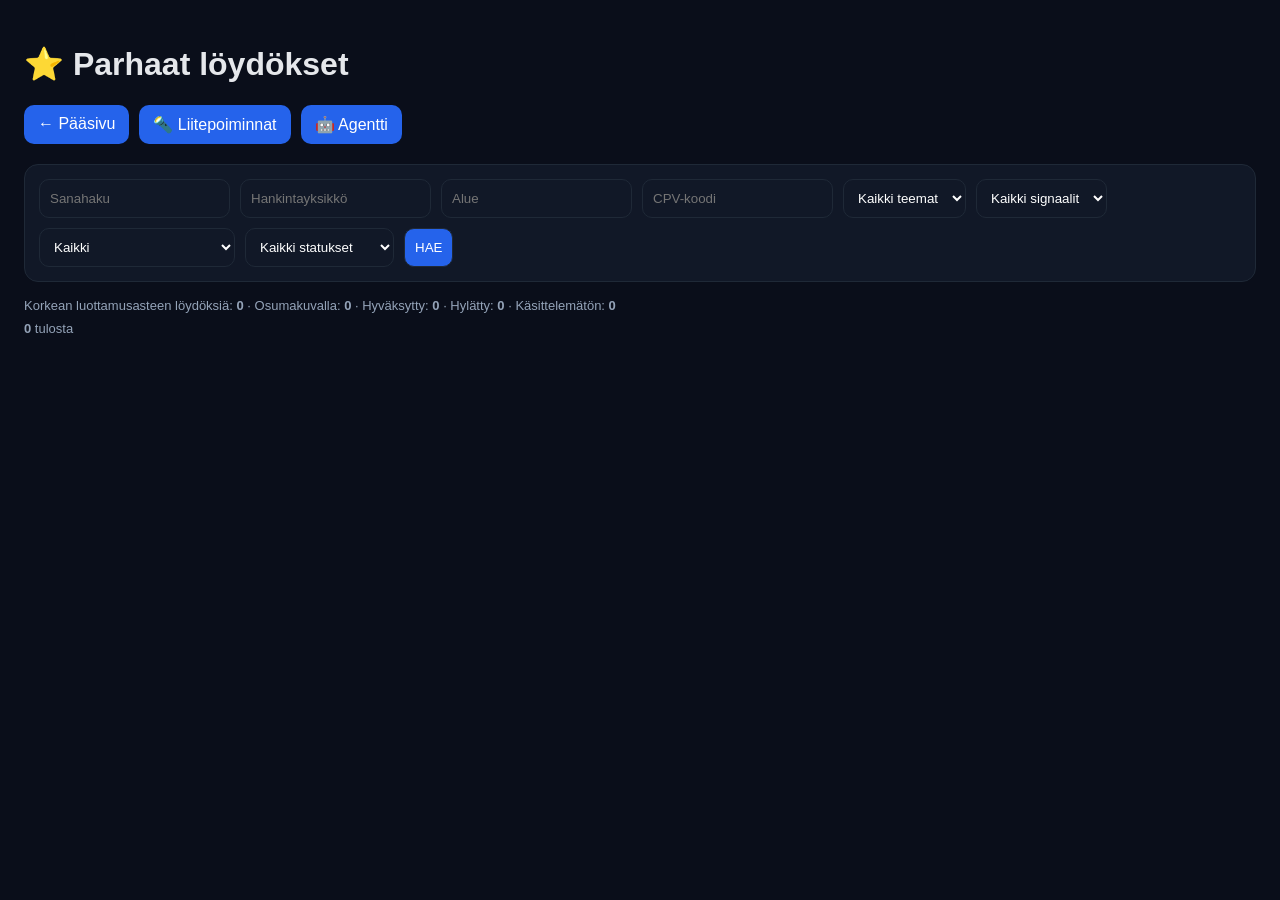
<file: best_findings.html>
<!DOCTYPE html>
<html lang="fi">
<head>
<meta charset="UTF-8" />
<meta name="viewport" content="width=device-width, initial-scale=1.0"/>

<meta http-equiv="Cache-Control" content="no-cache, no-store, must-revalidate">
<meta http-equiv="Pragma" content="no-cache">
<meta http-equiv="Expires" content="0">

<title>Parhaat löydökset</title>

<style>
body { margin:0; font-family:Arial; background:#0a0e1a; color:#e5e7eb; }
.wrap { max-width:1400px; margin:0 auto; padding:24px; }
.panel { background:#111827; border:1px solid #1f2937; border-radius:14px; padding:14px; margin-bottom:16px; }
.filters { display:flex; flex-wrap:wrap; gap:10px; margin-bottom:16px; }
input, select, button {
  padding:10px; border-radius:10px;
  border:1px solid #1f2937;
  background:#111827; color:white;
}
button { cursor:pointer; }
.primary-btn { background:#2563eb; }
.accept-btn { background:#166534; }
.reject-btn { background:#991b1b; }
.clear-btn { background:#374151; }
.grid { display:grid; grid-template-columns:repeat(auto-fit,minmax(380px,1fr)); gap:16px; }
.card { background:#111827; border:1px solid #1f2937; border-radius:16px; padding:16px; }
.tag { background:#1f2937; padding:4px 8px; border-radius:999px; font-size:12px; margin:3px; display:inline-block; }
.theme { background:#0f766e; }
.signal { background:#7c3aed; }
.attachment { background:#92400e; }
.conf-high { background:#166534; }
.review-accepted { background:#14532d; }
.review-rejected { background:#7f1d1d; }
.review-pending { background:#334155; }
.muted { color:#94a3b8; font-size:13px; }
.section-title { font-size:12px; color:#94a3b8; margin-top:12px; margin-bottom:6px; text-transform:uppercase; letter-spacing:.04em; }
.topnav { display:flex; gap:10px; margin:12px 0 20px 0; flex-wrap:wrap; }
.topnav a {
  display:inline-block; padding:10px 14px; background:#2563eb; color:white;
  text-decoration:none; border-radius:10px;
}
.snippet-image {
  width:100%;
  border-radius:12px;
  border:1px solid #1f2937;
  margin-top:10px;
}
.score {
  font-weight:bold;
  color:#86efac;
}
.action-row {
  display:flex;
  gap:10px;
  flex-wrap:wrap;
  margin-top:14px;
}
.small-note {
  font-size:12px;
  color:#94a3b8;
  margin-top:6px;
}
</style>
</head>

<body>
<div class="wrap">
  <h1>⭐ Parhaat löydökset</h1>

  <div class="topnav">
    <a href="index.html">← Pääsivu</a>
    <a href="attachment_extractions.html">🔦 Liitepoiminnat</a>
    <a href="agent.html">🤖 Agentti</a>
  </div>

  <div class="panel filters">
    <input id="q" placeholder="Sanahaku" />
    <input id="entity" placeholder="Hankintayksikkö" />
    <input id="area" placeholder="Alue" />
    <input id="cpv" placeholder="CPV-koodi" />

    <select id="themeFilter">
      <option value="">Kaikki teemat</option>
    </select>

    <select id="signalFilter">
      <option value="">Kaikki signaalit</option>
    </select>

    <select id="imageOnly">
      <option value="">Kaikki</option>
      <option value="yes">Vain ne joissa osumakuva</option>
    </select>

    <select id="reviewFilter">
      <option value="">Kaikki statukset</option>
      <option value="accepted">Hyväksytyt</option>
      <option value="rejected">Hylätyt</option>
      <option value="pending">Käsittelemättömät</option>
    </select>

    <button id="searchBtn" class="primary-btn">HAE</button>
  </div>

  <div id="debug" class="muted" style="margin-bottom:8px;"></div>
  <div id="count" class="muted" style="margin-bottom:12px;"></div>
  <div id="results" class="grid"></div>
</div>

<script>
const REVIEW_STORAGE_KEY = "best_findings_reviews_v1";

function esc(v){
  return String(v || "")
    .replaceAll("&", "&amp;")
    .replaceAll("<", "&lt;")
    .replaceAll(">", "&gt;")
    .replaceAll('"', "&quot;");
}

function fuzzy(q, t){
  q = (q || "").toLowerCase();
  t = (t || "").toLowerCase();
  if(!q) return true;
  if(t.includes(q)) return true;
  let i = 0;
  for(let c of t){
    if(c === q[i]) i++;
    if(i === q.length) return true;
  }
  return false;
}

function renderTags(items, cls){
  return (items || []).map(t => `<span class="tag ${cls}">${esc(t)}</span>`).join("");
}

function snippet(text){
  const raw = String(text || "").replace(/\s+/g, " ").trim();
  return esc(raw.slice(0, 220)) + (raw.length > 220 ? "..." : "");
}

function loadReviews() {
  try {
    return JSON.parse(localStorage.getItem(REVIEW_STORAGE_KEY) || "{}");
  } catch {
    return {};
  }
}

function saveReviews(obj) {
  localStorage.setItem(REVIEW_STORAGE_KEY, JSON.stringify(obj));
}

function getReviewStatus(itemId) {
  const reviews = loadReviews();
  return reviews[itemId] || "pending";
}

function setReviewStatus(itemId, status) {
  const reviews = loadReviews();
  if (status === "pending") {
    delete reviews[itemId];
  } else {
    reviews[itemId] = status;
  }
  saveReviews(reviews);
}

function reviewTag(status) {
  if (status === "accepted") return '<span class="tag review-accepted">HYVÄKSYTTY</span>';
  if (status === "rejected") return '<span class="tag review-rejected">HYLÄTTY</span>';
  return '<span class="tag review-pending">KÄSITTELEMÄTÖN</span>';
}

function leadScore(item){
  let s = 0;
  if(item.generated_from_attachment) s += 10;
  if(item.extraction_confidence === "korkea") s += 10;
  if(item.estimated_budget_value) s += 6;
  if(item.cpv_primary) s += 3;
  if(item.deadline_at) s += 5;
  if(item.contract_end_date) s += 4;
  if(item.snippet_image) s += 5;
  if((item.signal_tags || []).includes("kilpailutus tulossa")) s += 4;
  if((item.signal_tags || []).includes("budjetoitu")) s += 4;
  if((item.signal_tags || []).includes("uusintahankinta")) s += 4;
  if((item.signal_tags || []).includes("sopimus päättymässä")) s += 4;

  const review = getReviewStatus(item.id || item.url);
  if (review === "accepted") s += 20;
  if (review === "rejected") s -= 20;

  return s;
}

fetch('./data/procurements.json?v=' + Date.now())
.then(r => r.json())
.then(data => {
  const q = document.getElementById('q');
  const entity = document.getElementById('entity');
  const area = document.getElementById('area');
  const cpv = document.getElementById('cpv');
  const themeFilter = document.getElementById('themeFilter');
  const signalFilter = document.getElementById('signalFilter');
  const imageOnly = document.getElementById('imageOnly');
  const reviewFilter = document.getElementById('reviewFilter');
  const searchBtn = document.getElementById('searchBtn');
  const debug = document.getElementById('debug');
  const count = document.getElementById('count');
  const results = document.getElementById('results');

  const best = data.filter(item =>
    item.generated_from_attachment === true &&
    item.extraction_confidence === "korkea"
  );

  const allThemes = [...new Set(
    best.flatMap(item => Array.isArray(item.theme_tags) ? item.theme_tags : []).filter(Boolean)
  )].sort((a, b) => a.localeCompare(b, 'fi'));

  const allSignals = [...new Set(
    best.flatMap(item => Array.isArray(item.signal_tags) ? item.signal_tags : []).filter(Boolean)
  )].sort((a, b) => a.localeCompare(b, 'fi'));

  themeFilter.innerHTML =
    `<option value="">Kaikki teemat</option>` +
    allThemes.map(t => `<option value="${esc(t)}">${esc(t)}</option>`).join('');

  signalFilter.innerHTML =
    `<option value="">Kaikki signaalit</option>` +
    allSignals.map(s => `<option value="${esc(s)}">${esc(s)}</option>`).join('');

  function renderStats() {
    const reviews = loadReviews();
    const accepted = best.filter(x => reviews[x.id || x.url] === "accepted").length;
    const rejected = best.filter(x => reviews[x.id || x.url] === "rejected").length;
    const pending = best.length - accepted - rejected;
    const withImages = best.filter(x => x.snippet_image).length;

    debug.innerHTML = `
      Korkean luottamusasteen löydöksiä: <b>${best.length}</b> ·
      Osumakuvalla: <b>${withImages}</b> ·
      Hyväksytty: <b>${accepted}</b> ·
      Hylätty: <b>${rejected}</b> ·
      Käsittelemätön: <b>${pending}</b>
    `;
  }

  function search(){
    renderStats();

    const filtered = best.filter(item => {
      const text = item.search_text || "";
      const reviewStatus = getReviewStatus(item.id || item.url);

      if(q.value && !fuzzy(q.value, text)) return false;
      if(entity.value && !String(item.entity || "").toLowerCase().includes(entity.value.toLowerCase())) return false;
      if(area.value && !String(item.area || "").toLowerCase().includes(area.value.toLowerCase())) return false;
      if(cpv.value && !String(item.cpv_primary || "").includes(cpv.value)) return false;
      if(themeFilter.value && !(item.theme_tags || []).includes(themeFilter.value)) return false;
      if(signalFilter.value && !(item.signal_tags || []).includes(signalFilter.value)) return false;
      if(imageOnly.value === "yes" && !item.snippet_image) return false;
      if(reviewFilter.value && reviewStatus !== reviewFilter.value) return false;

      return true;
    }).sort((a, b) => leadScore(b) - leadScore(a));

    count.innerHTML = `<b>${filtered.length}</b> tulosta`;

    results.innerHTML = filtered.map(item => {
      const itemKey = item.id || item.url;
      const reviewStatus = getReviewStatus(itemKey);

      return `
        <div class="card">
          <div>
            <b>${esc(item.entity)}</b>
            <span class="tag attachment">LIITEPOIMINTA</span>
            <span class="tag conf-high">KORKEA</span>
            ${reviewTag(reviewStatus)}
          </div>

          <div style="font-size:20px; font-weight:bold; margin:10px 0 6px 0;">${esc(item.title)}</div>

          <div class="muted">
            Liidipisteet: <span class="score">${leadScore(item)}</span>
          </div>

          <div style="margin-top:8px;">
            ${item.item_type ? `<span class="tag">${esc(item.item_type)}</span>` : ''}
            ${(item.cpv_primary || item.cpv_label) ? `<span class="tag">${esc(item.cpv_primary)} ${esc(item.cpv_label || "")}</span>` : ''}
            ${item.deadline_at ? `<span class="tag">${esc(item.deadline_at)}</span>` : ''}
          </div>

          ${item.estimated_budget_value ? `
            <div class="section-title">Arvioitu arvo</div>
            <div><b>${esc(item.estimated_budget_value)}</b></div>
          ` : ''}

          <div class="section-title">Tiivistelmä</div>
          <div class="muted">${snippet(item.ai_summary || item.pdf_text || "")}</div>

          ${(item.theme_tags || []).length ? `
            <div class="section-title">Teemat</div>
            <div>${renderTags(item.theme_tags, "theme")}</div>
          ` : ''}

          ${(item.signal_tags || []).length ? `
            <div class="section-title">Signaalit</div>
            <div>${renderTags(item.signal_tags, "signal")}</div>
          ` : ''}

          ${item.snippet_image ? `
            <div class="section-title">Kohta liitteessä</div>
            <img class="snippet-image" src="${esc(item.snippet_image)}?v=${Date.now()}" alt="Osumakuva" />
          ` : ''}

          ${item.parent_attachment_title ? `
            <div class="section-title">Emoliite</div>
            <div class="muted">${esc(item.parent_attachment_title)}</div>
          ` : ''}

          <div class="section-title">Perustiedot</div>
          <div class="muted">
            ${esc(item.area)} · ${esc(item.published_at || item.found_at || "-")}
          </div>

          <div class="action-row">
            <button class="accept-btn" data-id="${esc(itemKey)}">Hyväksy</button>
            <button class="reject-btn" data-id="${esc(itemKey)}">Hylkää</button>
            <button class="clear-btn" data-clear-id="${esc(itemKey)}">Tyhjennä</button>
            <a href="detail.html?id=${encodeURIComponent(itemKey)}" style="display:inline-block;padding:10px 14px;background:#2563eb;color:white;text-decoration:none;border-radius:10px;">Avaa tiedot</a>
          </div>

          <div class="small-note">Tallennus tapahtuu tähän selaimeen.</div>
        </div>
      `;
    }).join("");

    results.querySelectorAll("[data-id]").forEach(btn => {
      btn.onclick = () => {
        const id = btn.getAttribute("data-id");
        const status = btn.textContent.trim() === "Hyväksy" ? "accepted" : "rejected";
        setReviewStatus(id, status);
        search();
      };
    });

    results.querySelectorAll("[data-clear-id]").forEach(btn => {
      btn.onclick = () => {
        const id = btn.getAttribute("data-clear-id");
        setReviewStatus(id, "pending");
        search();
      };
    });
  }

  searchBtn.onclick = search;
  search();
});
</script>
</body>
</html>
</file>
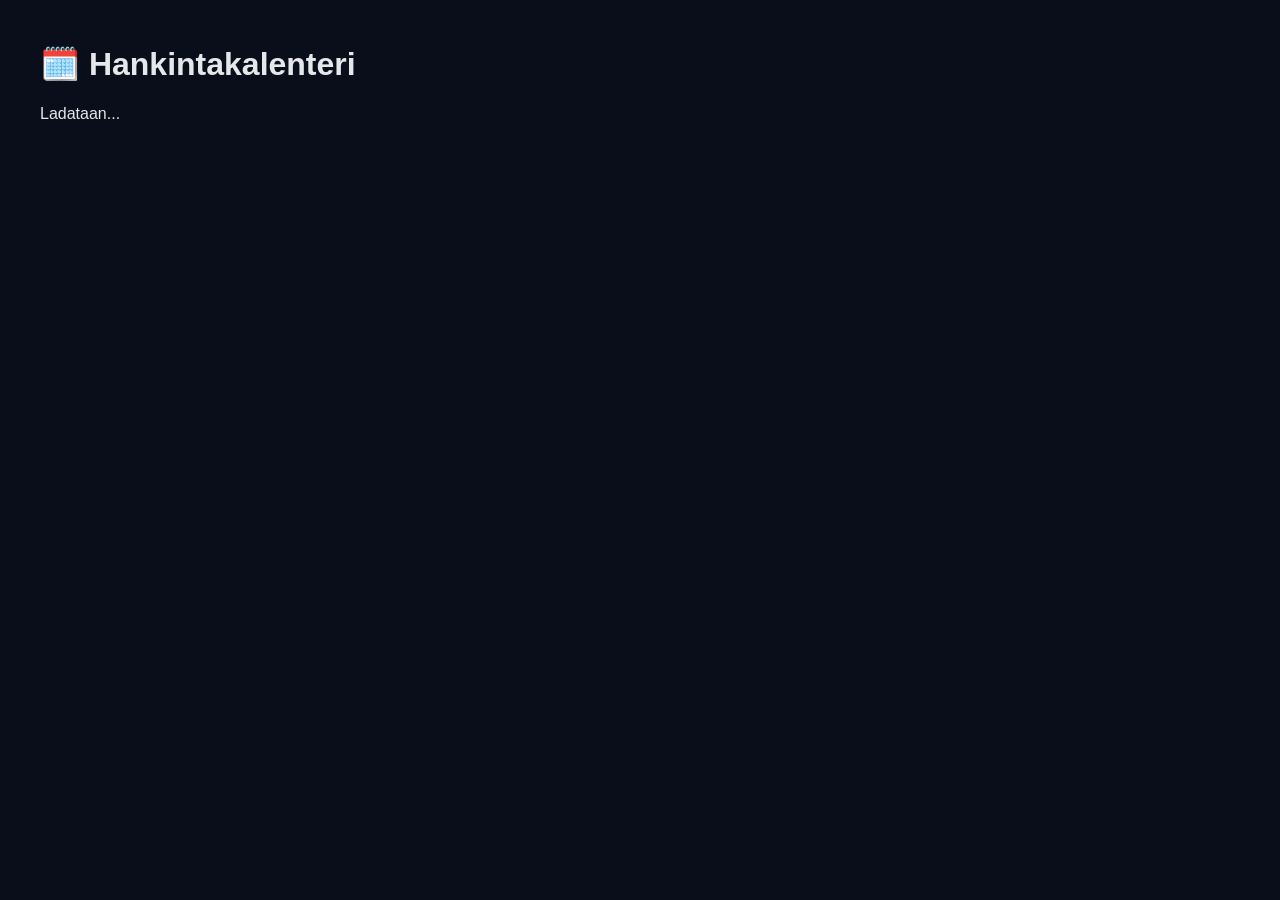
<file: calendar.html>
<!DOCTYPE html>
<html lang="fi">
<head>
<meta charset="UTF-8">
<meta name="viewport" content="width=device-width, initial-scale=1.0">
<title>Hankintakalenteri</title>
<style>
body{margin:0;font-family:Arial;background:#0a0e1a;color:#e5e7eb}
.wrap{max-width:1200px;margin:auto;padding:24px}
.month{background:#111827;border:1px solid #1f2937;border-radius:14px;padding:14px;margin-bottom:14px}
.item{background:#0f172a;border:1px solid #1f2937;border-radius:10px;padding:10px;margin:8px 0}
.tag{display:inline-block;background:#2563eb;padding:4px 8px;border-radius:999px;font-size:12px;margin-right:6px}
.muted{color:#94a3b8;font-size:13px}
</style>
</head>
<body>
<div class="wrap">
  <h1>🗓️ Hankintakalenteri</h1>
  <div id="app">Ladataan...</div>
</div>

<script>
function parseDate(d){
  if(!d) return null;
  if(String(d).includes(".")){
    const [day,month,year]=String(d).split(".");
    return new Date(year,month-1,day);
  }
  const p=new Date(d);
  return isNaN(p.getTime())?null:p;
}

const monthNames = ["Tammikuu","Helmikuu","Maaliskuu","Huhtikuu","Toukokuu","Kesäkuu","Heinäkuu","Elokuu","Syyskuu","Lokakuu","Marraskuu","Joulukuu"];

fetch('./data/procurements.json?v='+Date.now())
.then(r=>r.json())
.then(data=>{
  const candidates = data.filter(i => i.item_type === "hankintakalenteritieto" || (i.signal_tags || []).includes("kalenterimerkintä"));

  const buckets = {};
  monthNames.forEach((_, idx) => buckets[idx] = []);

  candidates.forEach(i=>{
    const d = parseDate(i.deadline_at || i.published_at || i.found_at);
    const m = d ? d.getMonth() : 0;
    buckets[m].push(i);
  });

  document.getElementById('app').innerHTML = monthNames.map((name, idx)=>`
    <div class="month">
      <h2 style="margin-top:0;">${name}</h2>
      ${buckets[idx].length ? buckets[idx].map(i=>`
        <div class="item">
          <div style="font-weight:bold;">${i.title}</div>
          <div class="muted">${i.entity} · ${i.area || ""}</div>
          <div style="margin-top:6px;">
            ${(i.theme_tags || []).slice(0,2).map(t=>`<span class="tag">${t}</span>`).join("")}
          </div>
          <div style="margin-top:8px;"><a href="detail.html?id=${encodeURIComponent(i.id || i.url)}">Avaa tiedot</a></div>
        </div>
      `).join("") : `<div class="muted">Ei kalenterikohteita.</div>`}
    </div>
  `).join("");
});
</script>
</body>
</html>
</file>
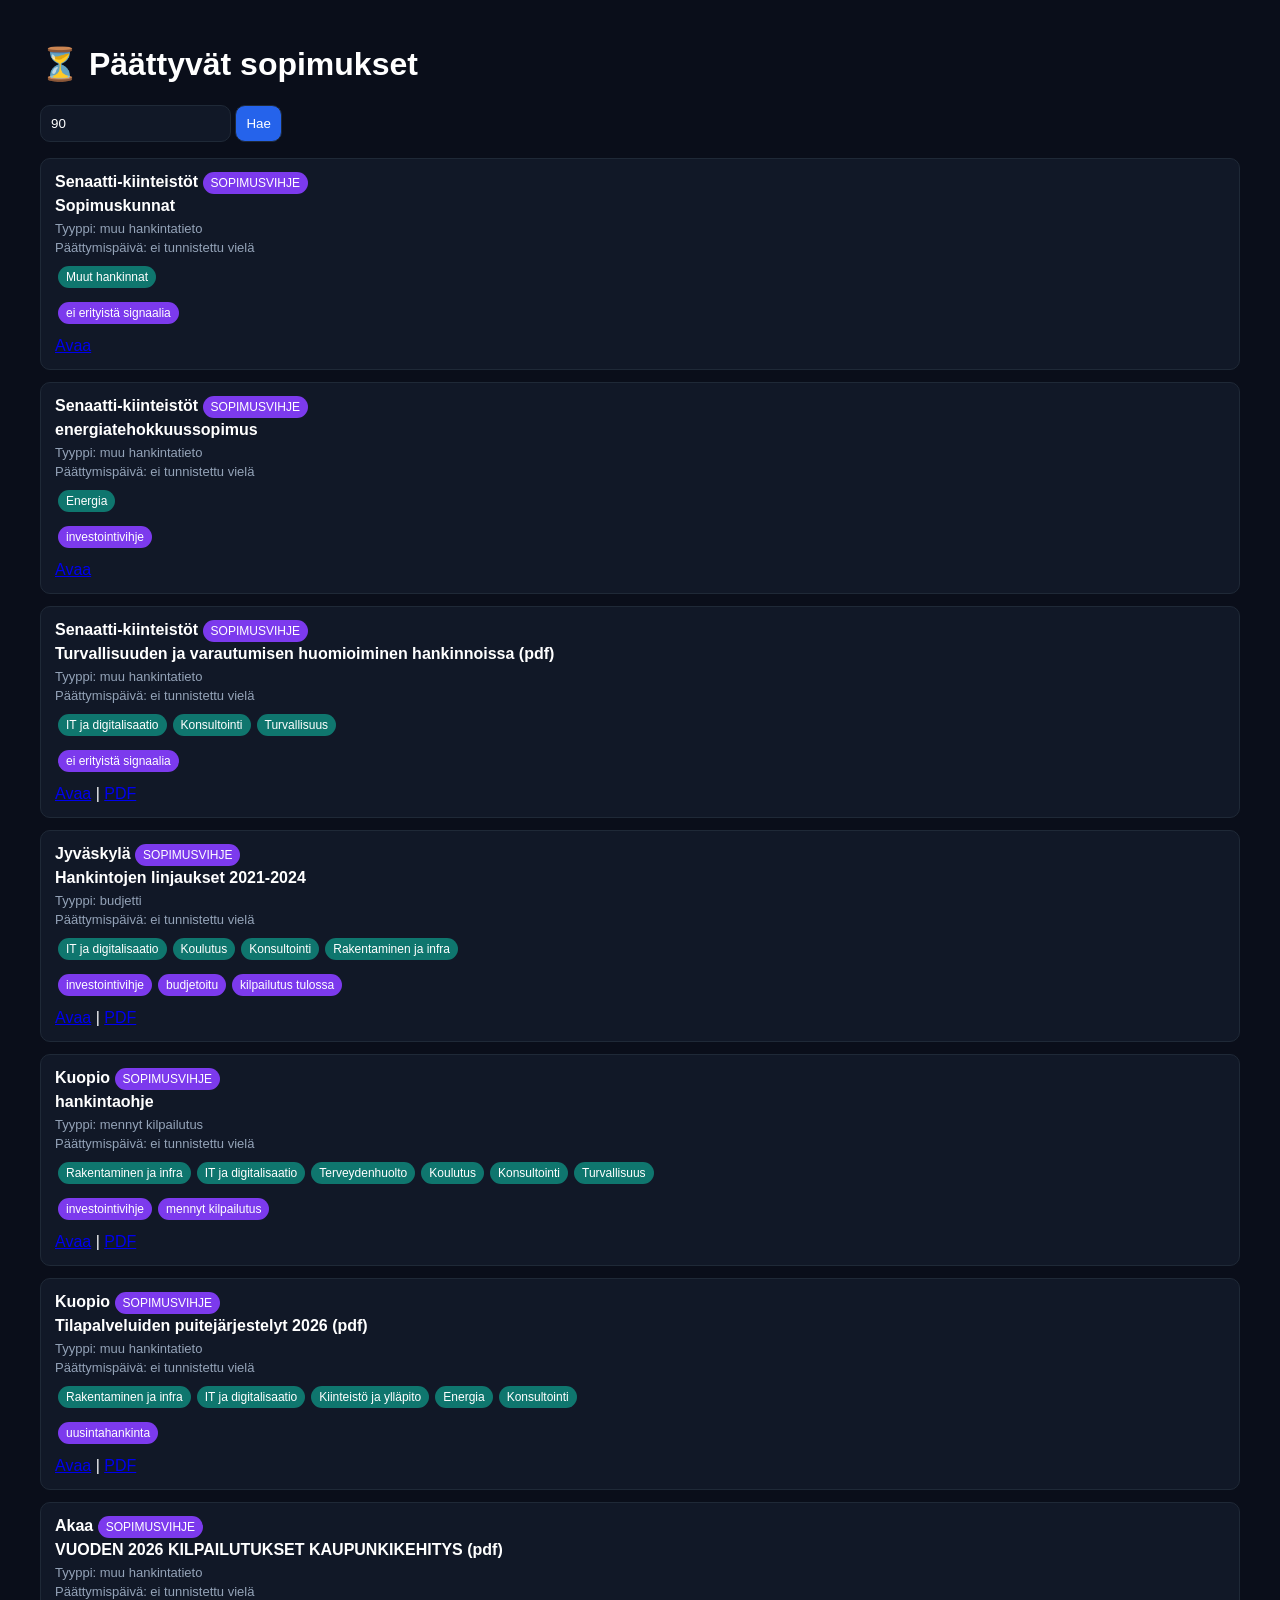
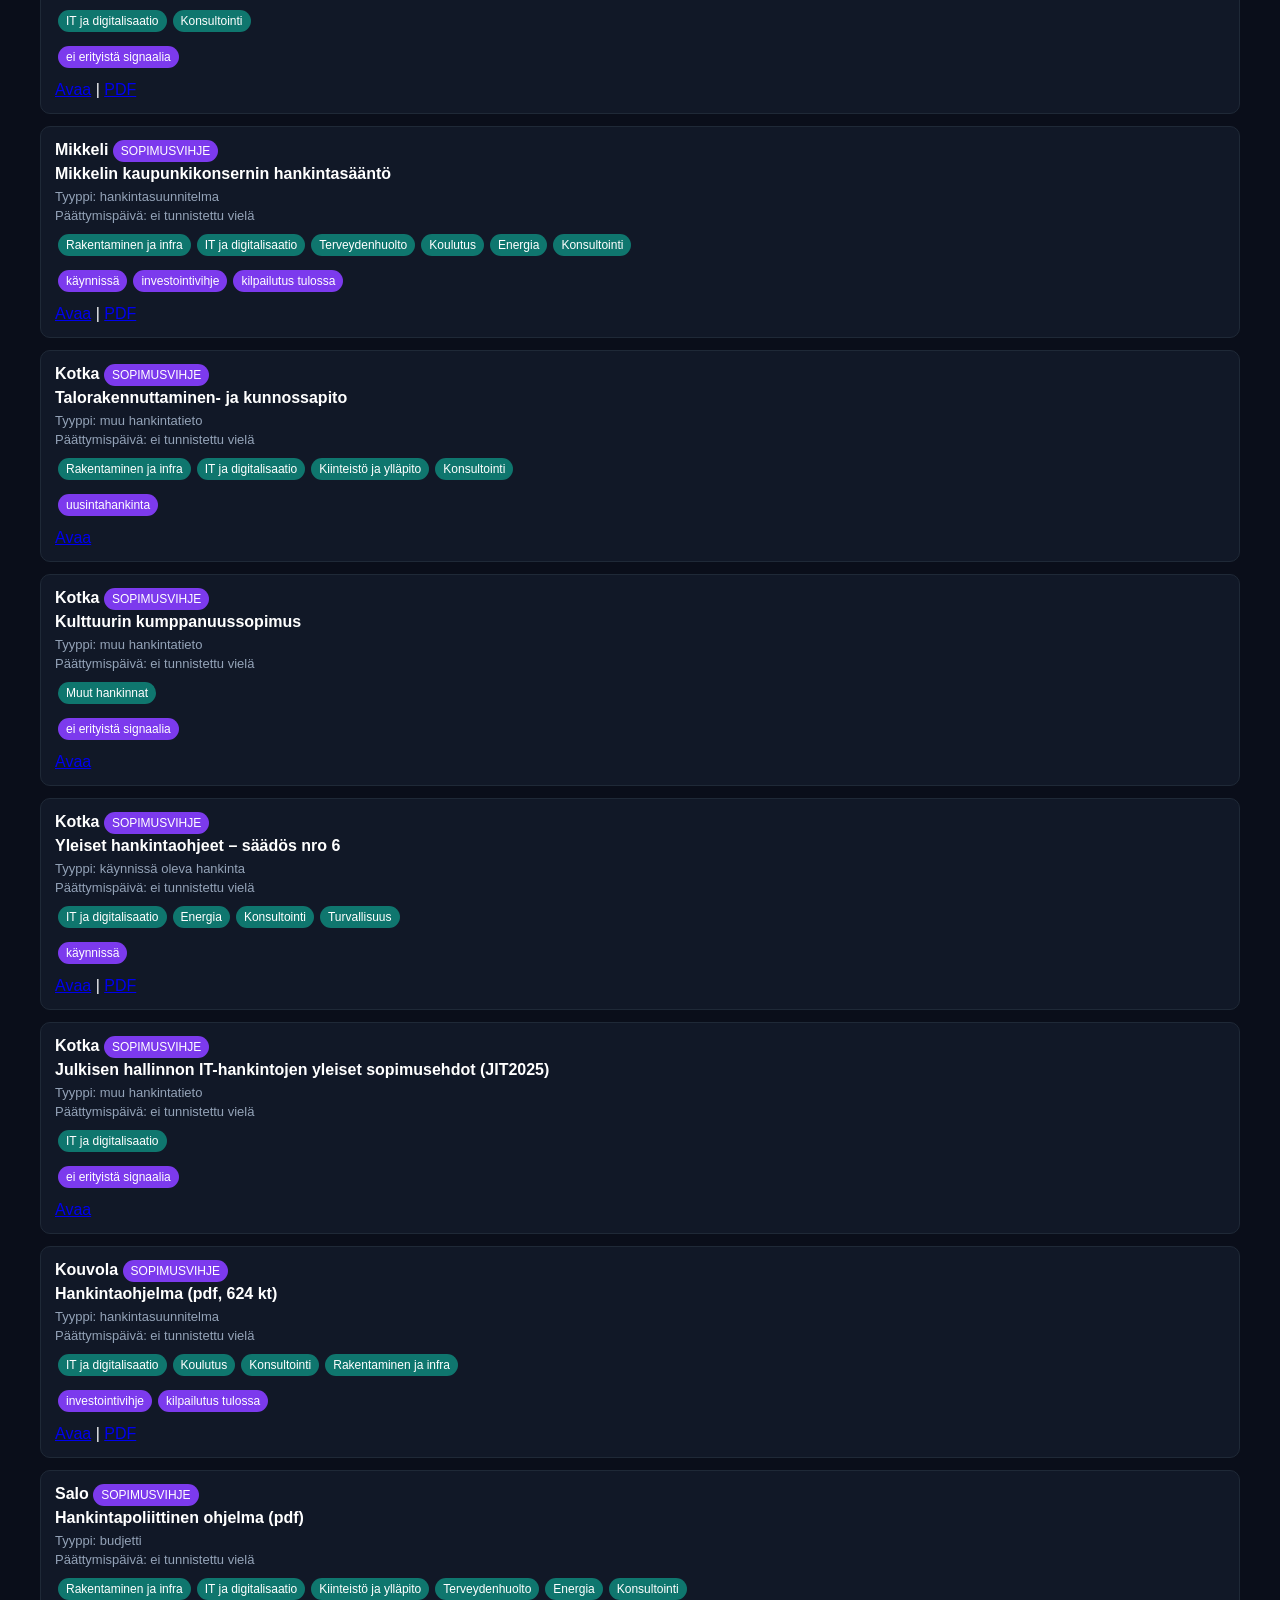
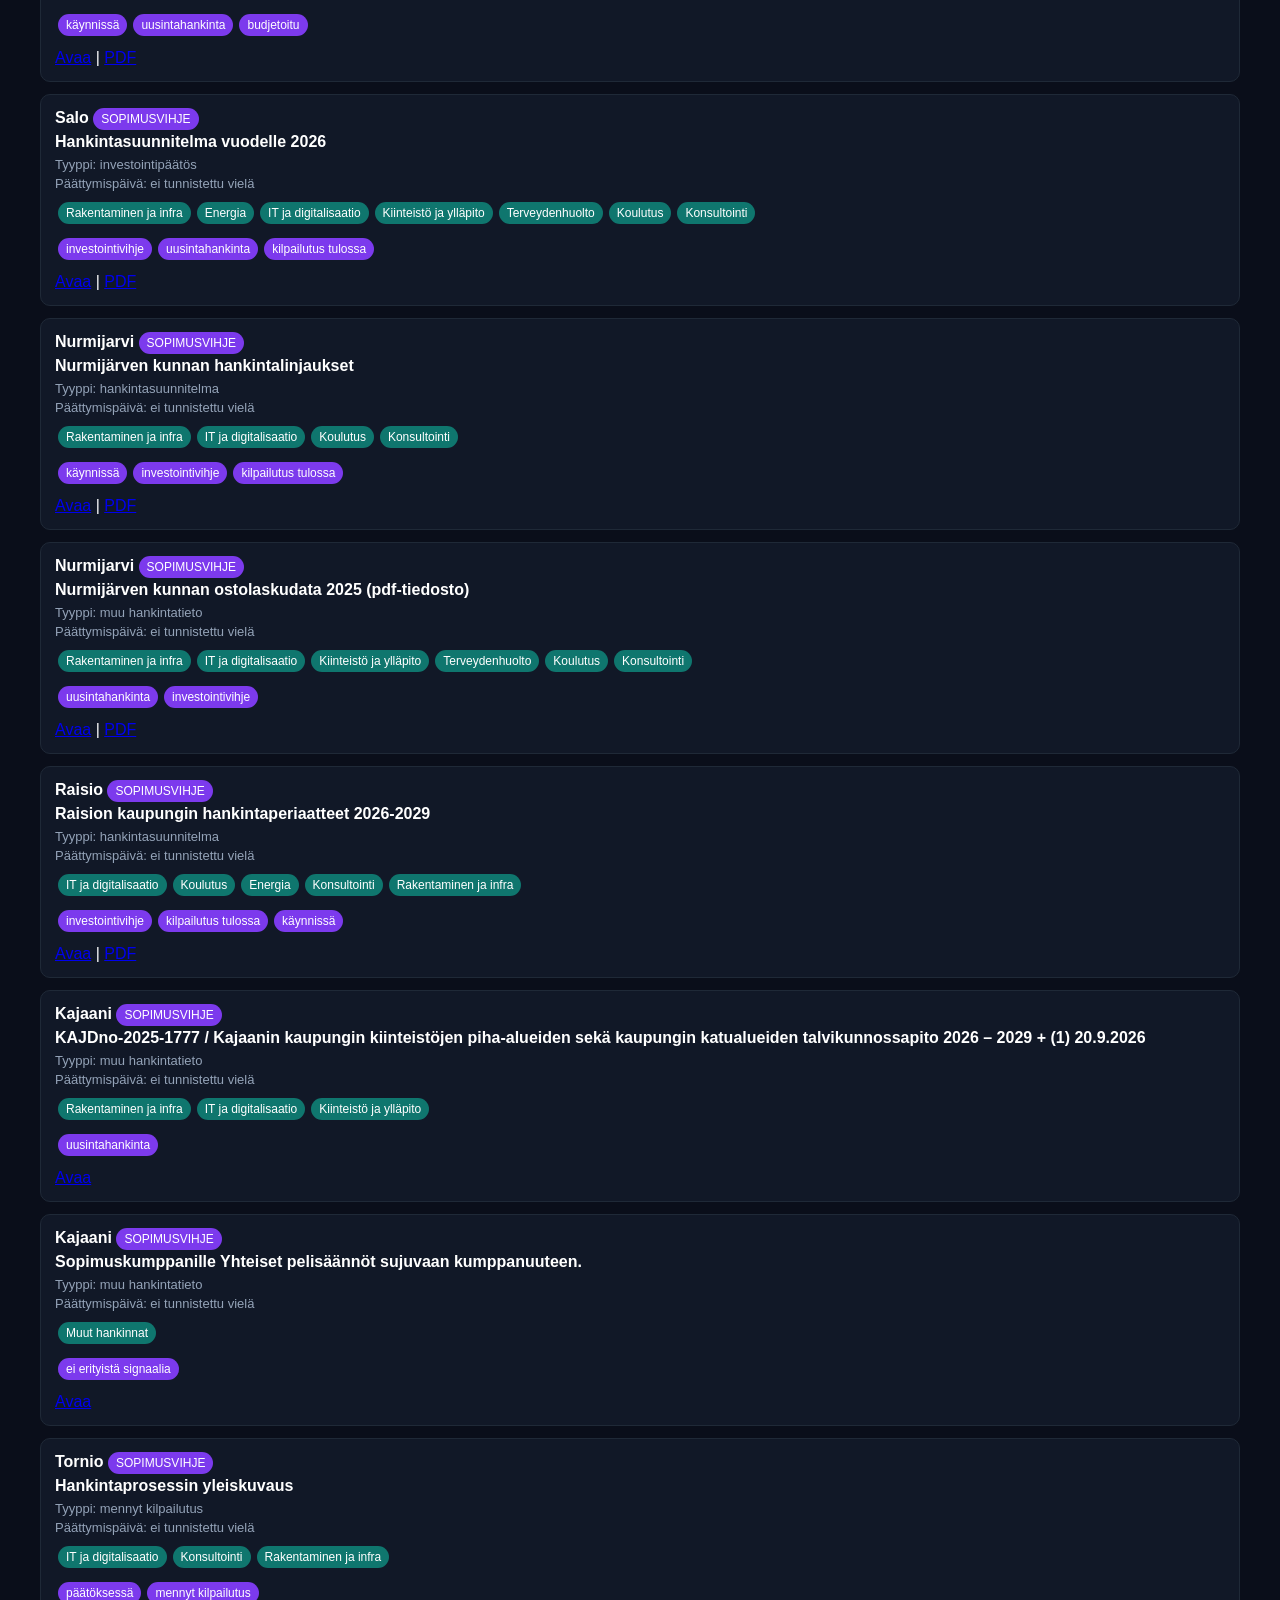
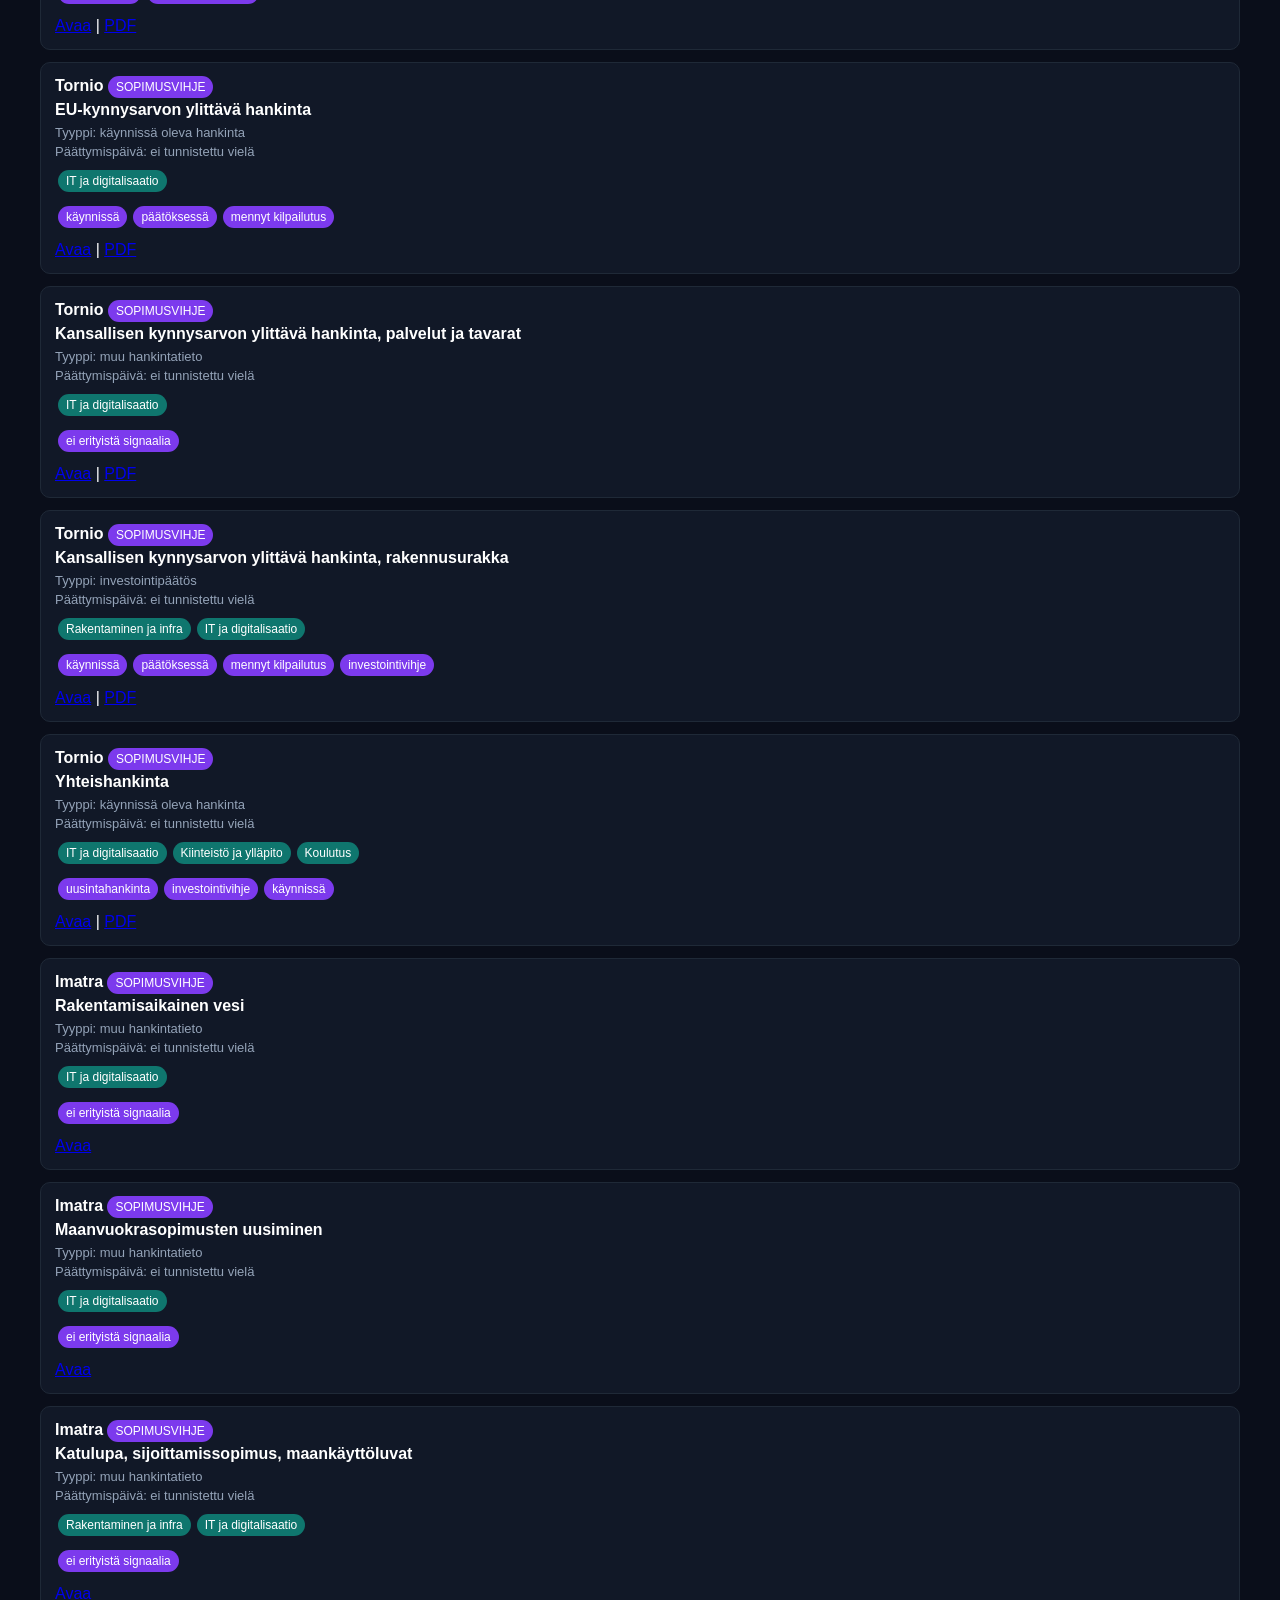
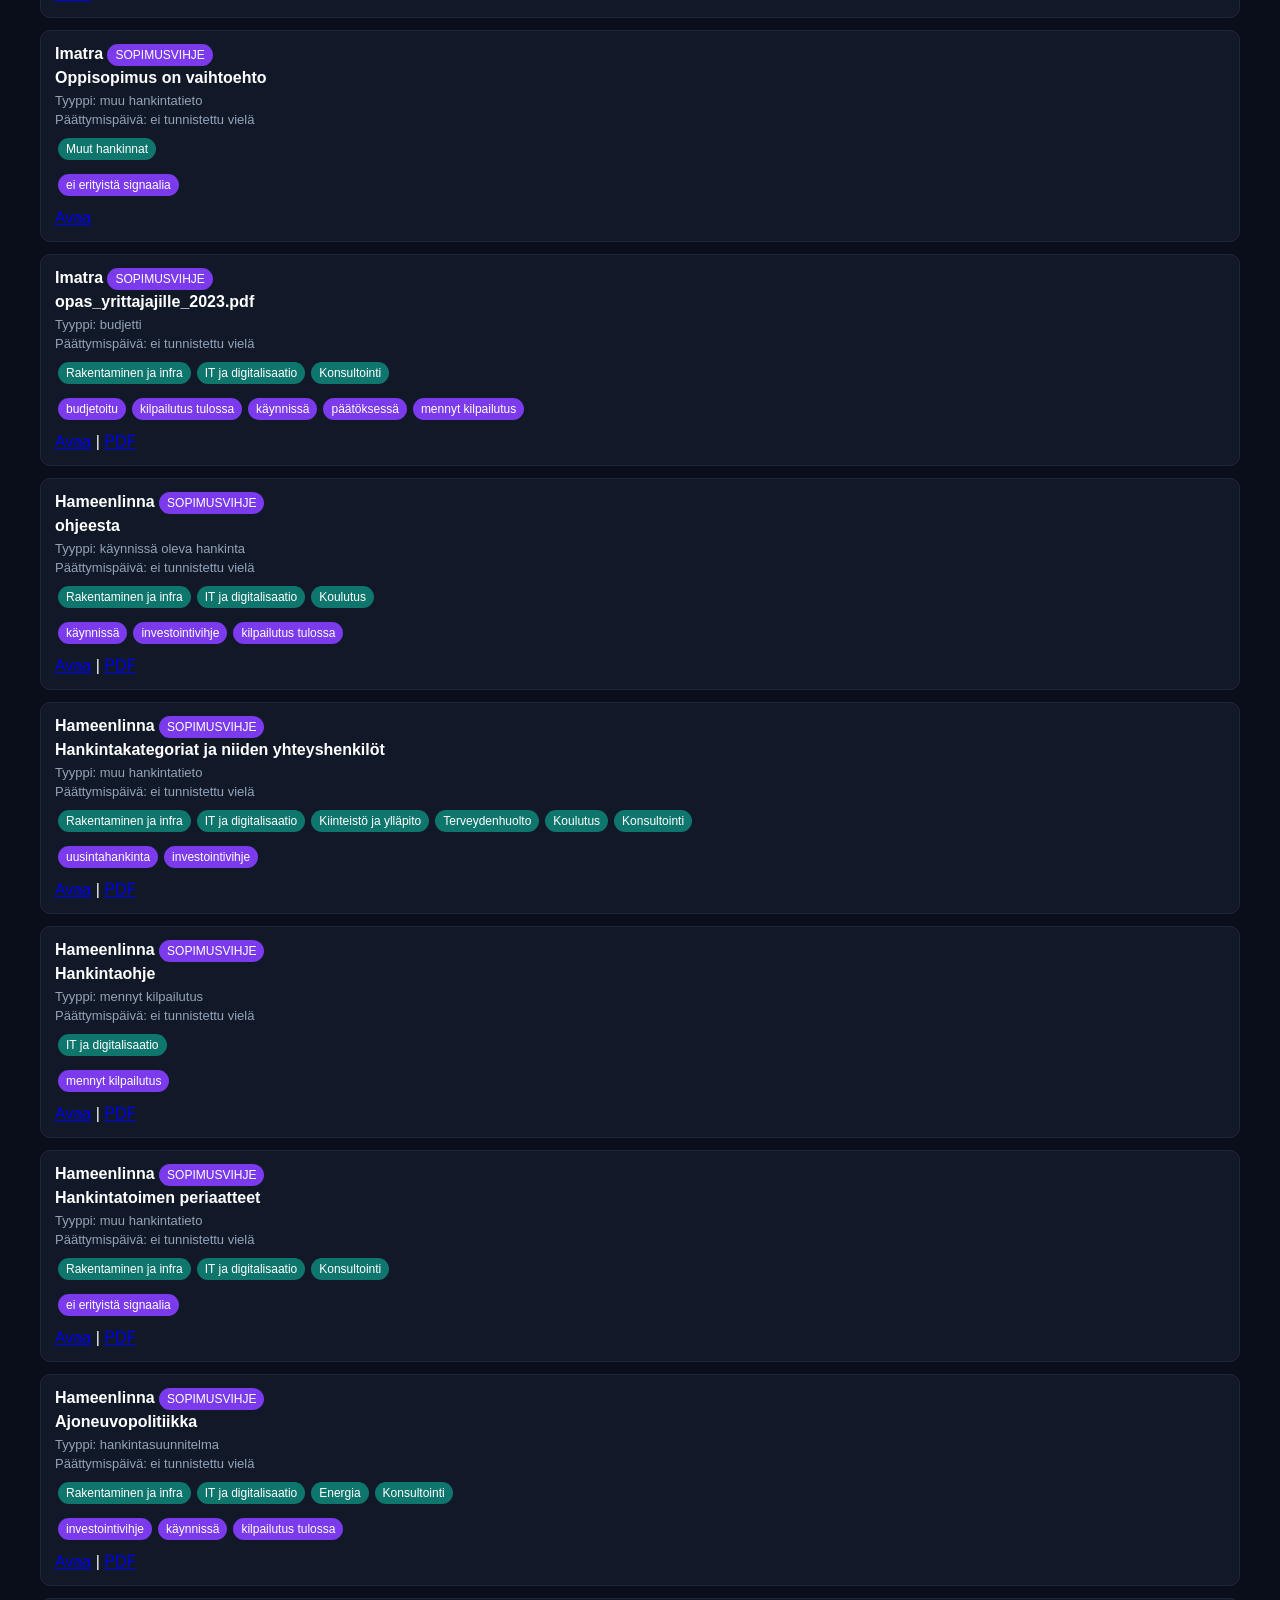
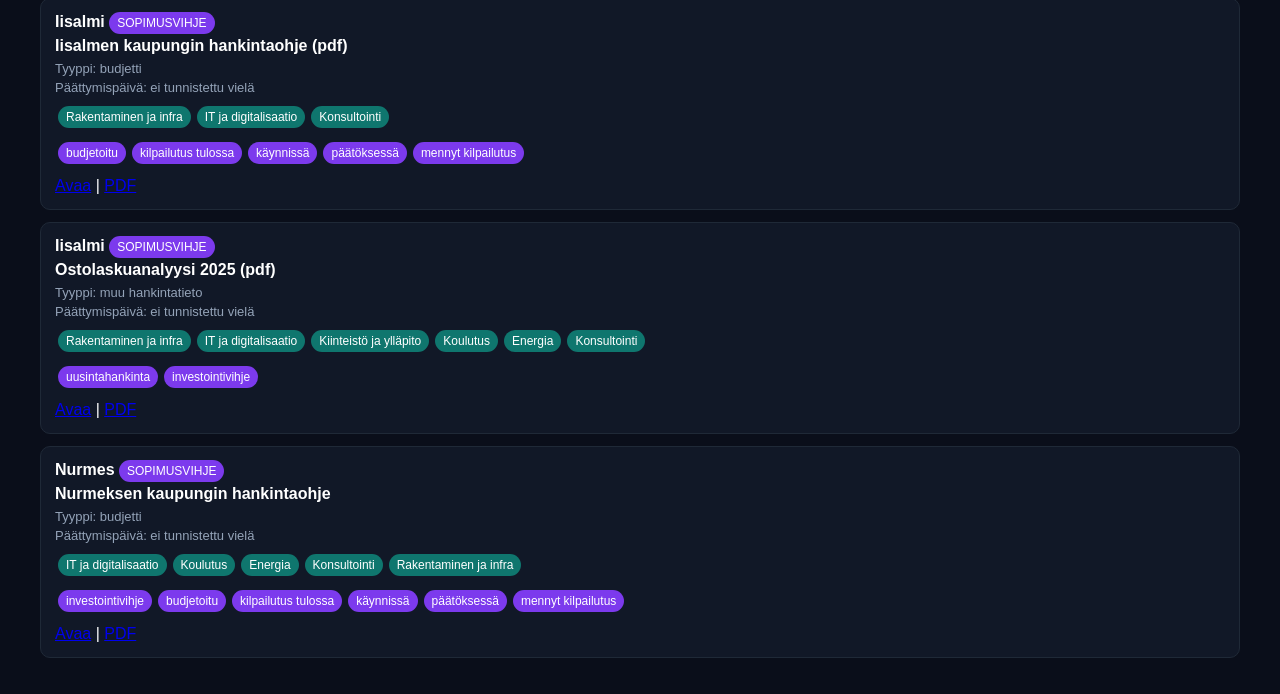
<file: contracts.html>
<!DOCTYPE html>
<html lang="fi">
<head>
<meta charset="UTF-8">
<meta name="viewport" content="width=device-width, initial-scale=1.0">

<meta http-equiv="Cache-Control" content="no-cache, no-store, must-revalidate">
<meta http-equiv="Pragma" content="no-cache">
<meta http-equiv="Expires" content="0">

<title>Päättyvät sopimukset</title>

<style>
body { background:#0a0e1a; color:white; font-family:Arial; margin:0; }
.wrap { max-width:1200px; margin:auto; padding:24px; }
.card { background:#111827; padding:14px; margin-bottom:12px; border-radius:10px; border:1px solid #1f2937; }
.badge { background:#dc2626; padding:4px 8px; border-radius:999px; font-size:12px; }
.badge-soft { background:#7c3aed; padding:4px 8px; border-radius:999px; font-size:12px; }
.muted { color:#94a3b8; font-size:13px; }
.tag { background:#1f2937; padding:4px 8px; border-radius:999px; font-size:12px; margin:3px; display:inline-block; }
.theme { background:#0f766e; }
.signal { background:#7c3aed; }
input, button {
  padding:10px; border-radius:10px;
  border:1px solid #1f2937;
  background:#111827; color:white;
}
button { background:#2563eb; cursor:pointer; }
</style>
</head>

<body>
<div class="wrap">
  <h1>⏳ Päättyvät sopimukset</h1>

  <div style="margin-bottom:16px;">
    <input id="days" placeholder="päivää (esim. 90)" value="90">
    <button id="searchBtn">Hae</button>
  </div>

  <div id="results"></div>
</div>

<script>
function parseDate(d){
  if(!d) return null;
  if(String(d).includes(".")){
    const [day, month, year] = String(d).split(".");
    return new Date(year, month - 1, day);
  }
  const parsed = new Date(d);
  return isNaN(parsed.getTime()) ? null : parsed;
}

function esc(v){
  return String(v || "")
    .replaceAll("&", "&amp;")
    .replaceAll("<", "&lt;")
    .replaceAll(">", "&gt;")
    .replaceAll('"', "&quot;");
}

let data = [];

fetch('./data/procurements.json?v=' + Date.now())
.then(r => r.json())
.then(d => {
  data = d;
  draw();
});

function draw(){
  const days = parseInt(document.getElementById("days").value || 90, 10);
  const now = new Date();

  const filtered = data.filter(i => {
    const hasSignals =
      (i.item_type || "").toLowerCase().includes("sopimus") ||
      (i.signal_tags || []).includes("sopimus päättymässä") ||
      (i.signal_tags || []).includes("uusintahankinta") ||
      (i.search_text || "").includes("sopimus") ||
      (i.search_text || "").includes("voimassa") ||
      (i.search_text || "").includes("päättyy");

    if(i.contract_end_date){
      const d = parseDate(i.contract_end_date);
      if(!d) return false;
      const diff = (d - now) / (1000 * 60 * 60 * 24);
      return diff > 0 && diff < days;
    }

    return hasSignals;
  });

  document.getElementById("results").innerHTML = filtered.map(i => `
    <div class="card">
      <div>
        <b>${esc(i.entity)}</b>
        ${i.contract_end_date
          ? '<span class="badge">PÄÄTTYMÄSSÄ</span>'
          : '<span class="badge-soft">SOPIMUSVIHJE</span>'}
      </div>

      <div style="margin-top:6px; font-weight:bold;">${esc(i.title)}</div>

      <div class="muted" style="margin-top:6px;">
        Tyyppi: ${esc(i.item_type || '-')}
      </div>

      <div class="muted" style="margin-top:4px;">
        Päättymispäivä: ${esc(i.contract_end_date || 'ei tunnistettu vielä')}
      </div>

      ${(i.theme_tags || []).length ? `
        <div style="margin-top:8px;">
          ${(i.theme_tags || []).map(t => `<span class="tag theme">${esc(t)}</span>`).join('')}
        </div>
      ` : ''}

      ${(i.signal_tags || []).length ? `
        <div style="margin-top:8px;">
          ${(i.signal_tags || []).map(t => `<span class="tag signal">${esc(t)}</span>`).join('')}
        </div>
      ` : ''}

      <div style="margin-top:10px;">
        <a href="${esc(i.url)}" target="_blank">Avaa</a>
        ${i.document_url ? ` | <a href="${esc(i.document_url)}" target="_blank">PDF</a>` : ''}
      </div>
    </div>
  `).join("");
}

document.getElementById("searchBtn").onclick = draw;
</script>
</body>
</html>
</file>
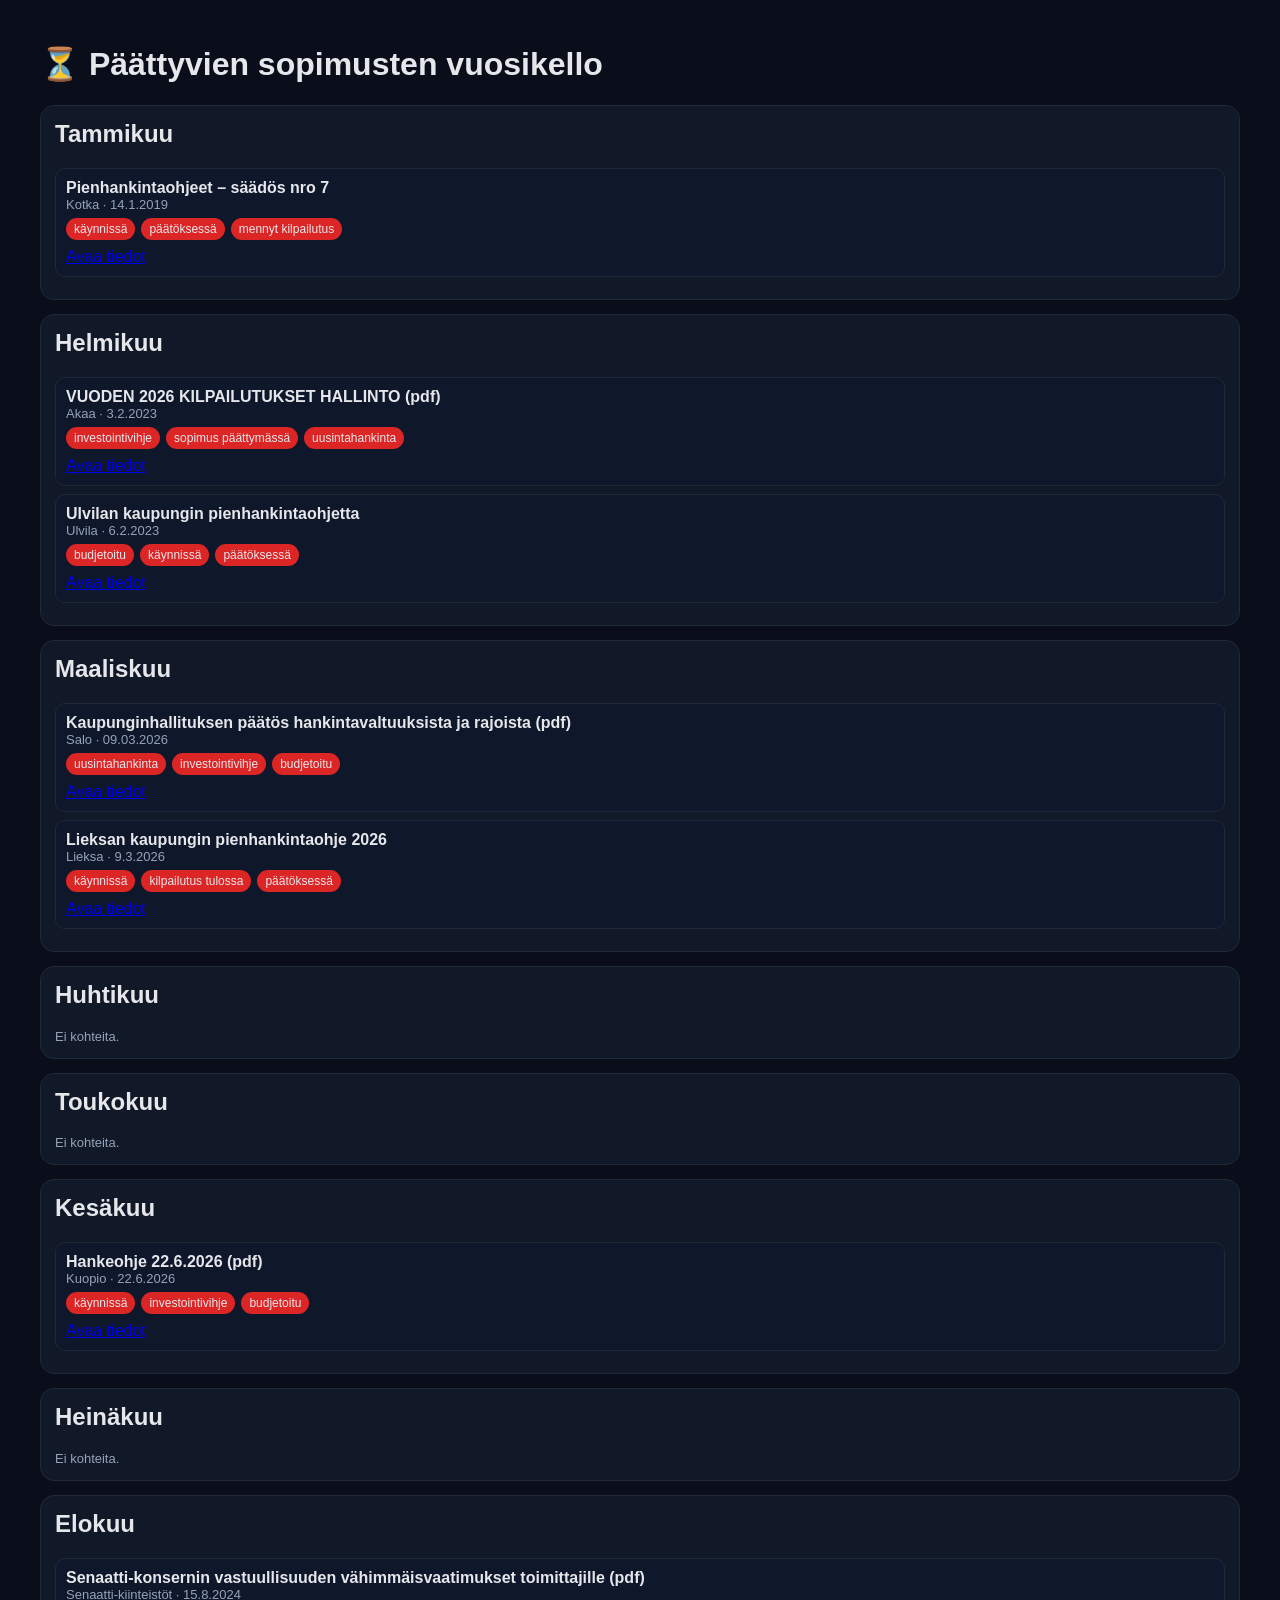
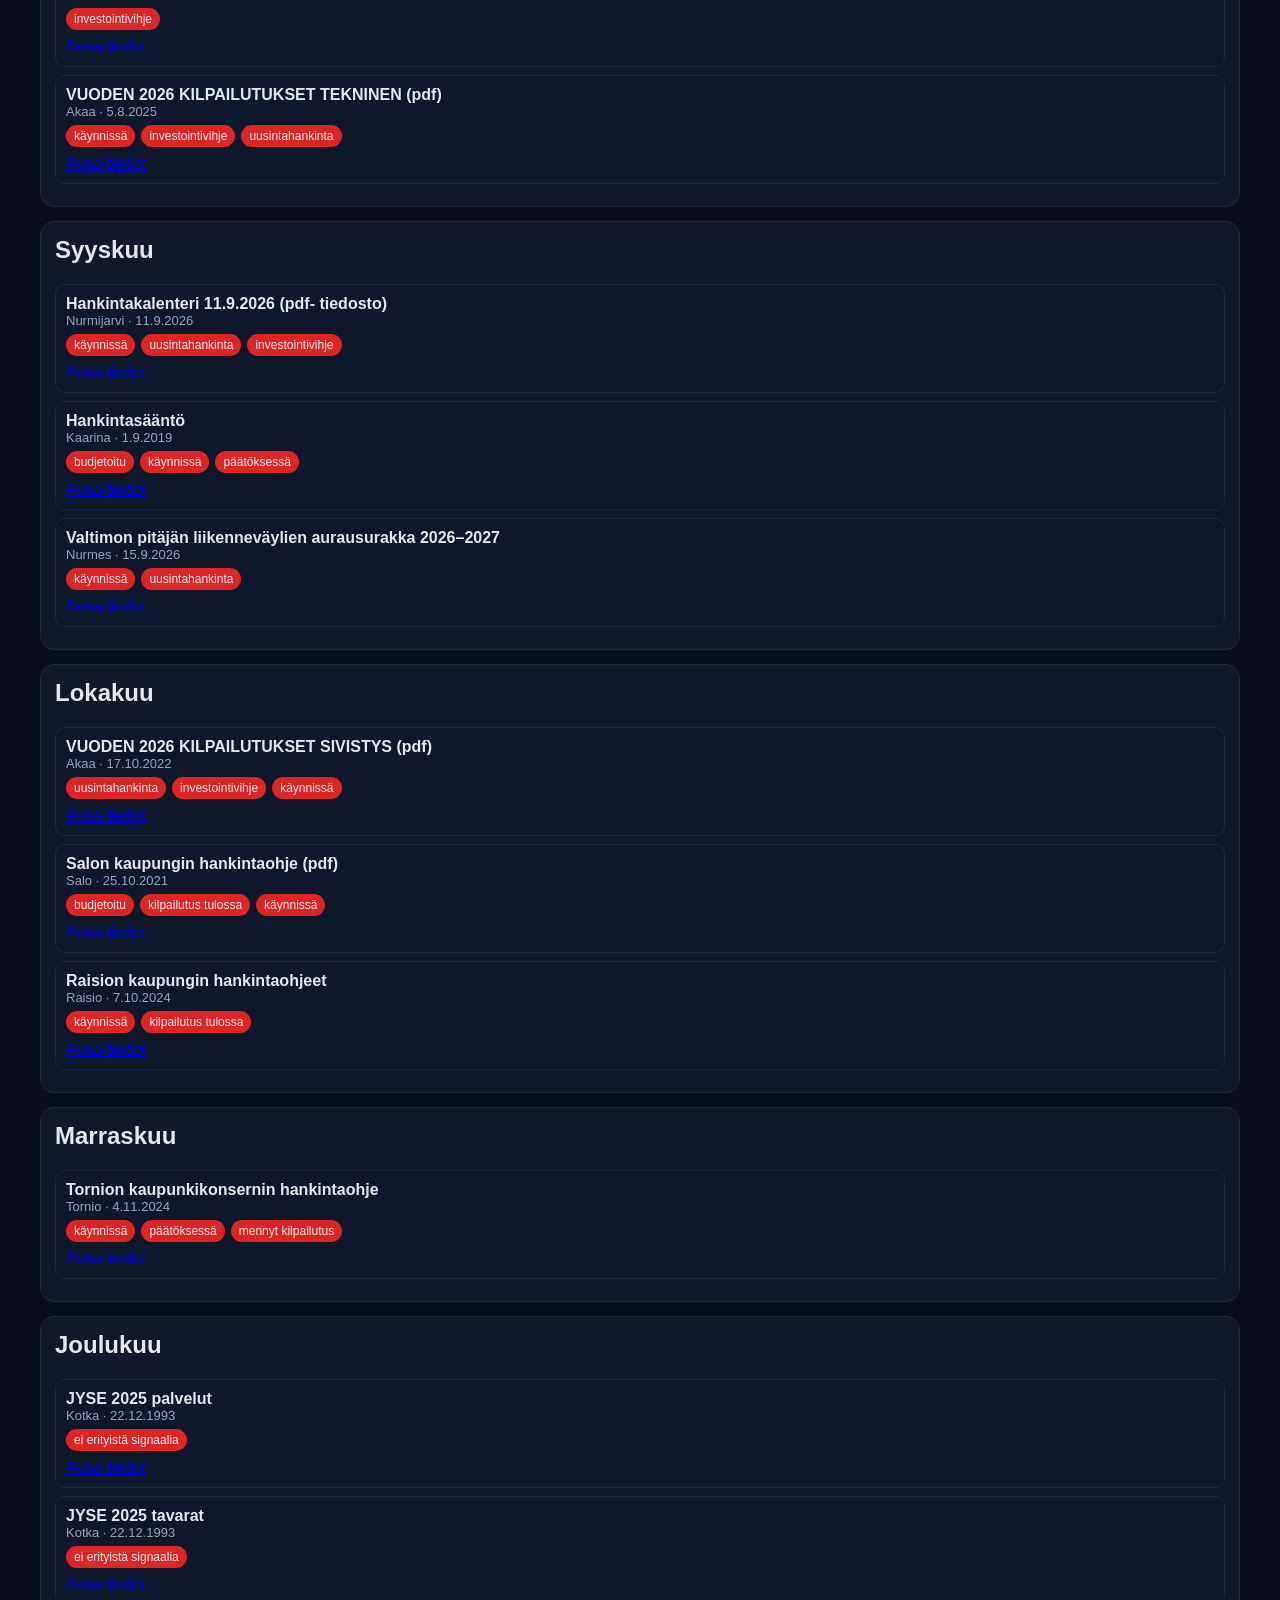
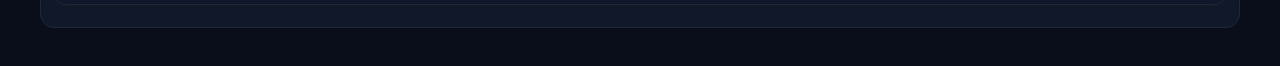
<file: contracts_timeline.html>
<!DOCTYPE html>
<html lang="fi">
<head>
<meta charset="UTF-8">
<meta name="viewport" content="width=device-width, initial-scale=1.0">
<title>Päättyvien sopimusten vuosikello</title>
<style>
body{margin:0;font-family:Arial;background:#0a0e1a;color:#e5e7eb}
.wrap{max-width:1200px;margin:auto;padding:24px}
.month{background:#111827;border:1px solid #1f2937;border-radius:14px;padding:14px;margin-bottom:14px}
.item{background:#0f172a;border:1px solid #1f2937;border-radius:10px;padding:10px;margin:8px 0}
.tag{display:inline-block;background:#dc2626;padding:4px 8px;border-radius:999px;font-size:12px;margin-right:6px}
.muted{color:#94a3b8;font-size:13px}
</style>
</head>
<body>
<div class="wrap">
  <h1>⏳ Päättyvien sopimusten vuosikello</h1>
  <div id="app">Ladataan...</div>
</div>

<script>
function parseDate(d){
  if(!d) return null;
  if(String(d).includes(".")){
    const [day,month,year]=String(d).split(".");
    return new Date(year,month-1,day);
  }
  const p=new Date(d);
  return isNaN(p.getTime())?null:p;
}

const monthNames = ["Tammikuu","Helmikuu","Maaliskuu","Huhtikuu","Toukokuu","Kesäkuu","Heinäkuu","Elokuu","Syyskuu","Lokakuu","Marraskuu","Joulukuu"];

fetch('./data/procurements.json?v='+Date.now())
.then(r=>r.json())
.then(data=>{
  const candidates = data.filter(i => i.contract_end_date || (i.signal_tags || []).includes("sopimus päättymässä"));

  const buckets = {};
  monthNames.forEach((_, idx) => buckets[idx] = []);

  candidates.forEach(i=>{
    const d = parseDate(i.contract_end_date || i.published_at || i.found_at);
    const m = d ? d.getMonth() : 0;
    buckets[m].push(i);
  });

  document.getElementById('app').innerHTML = monthNames.map((name, idx)=>`
    <div class="month">
      <h2 style="margin-top:0;">${name}</h2>
      ${buckets[idx].length ? buckets[idx].map(i=>`
        <div class="item">
          <div style="font-weight:bold;">${i.title}</div>
          <div class="muted">${i.entity} · ${i.contract_end_date || "ei tunnistettua päättymispäivää"}</div>
          <div style="margin-top:6px;">
            ${(i.signal_tags || []).slice(0,3).map(t=>`<span class="tag">${t}</span>`).join("")}
          </div>
          <div style="margin-top:8px;"><a href="detail.html?id=${encodeURIComponent(i.id || i.url)}">Avaa tiedot</a></div>
        </div>
      `).join("") : `<div class="muted">Ei kohteita.</div>`}
    </div>
  `).join("");
});
</script>
</body>
</html>
</file>
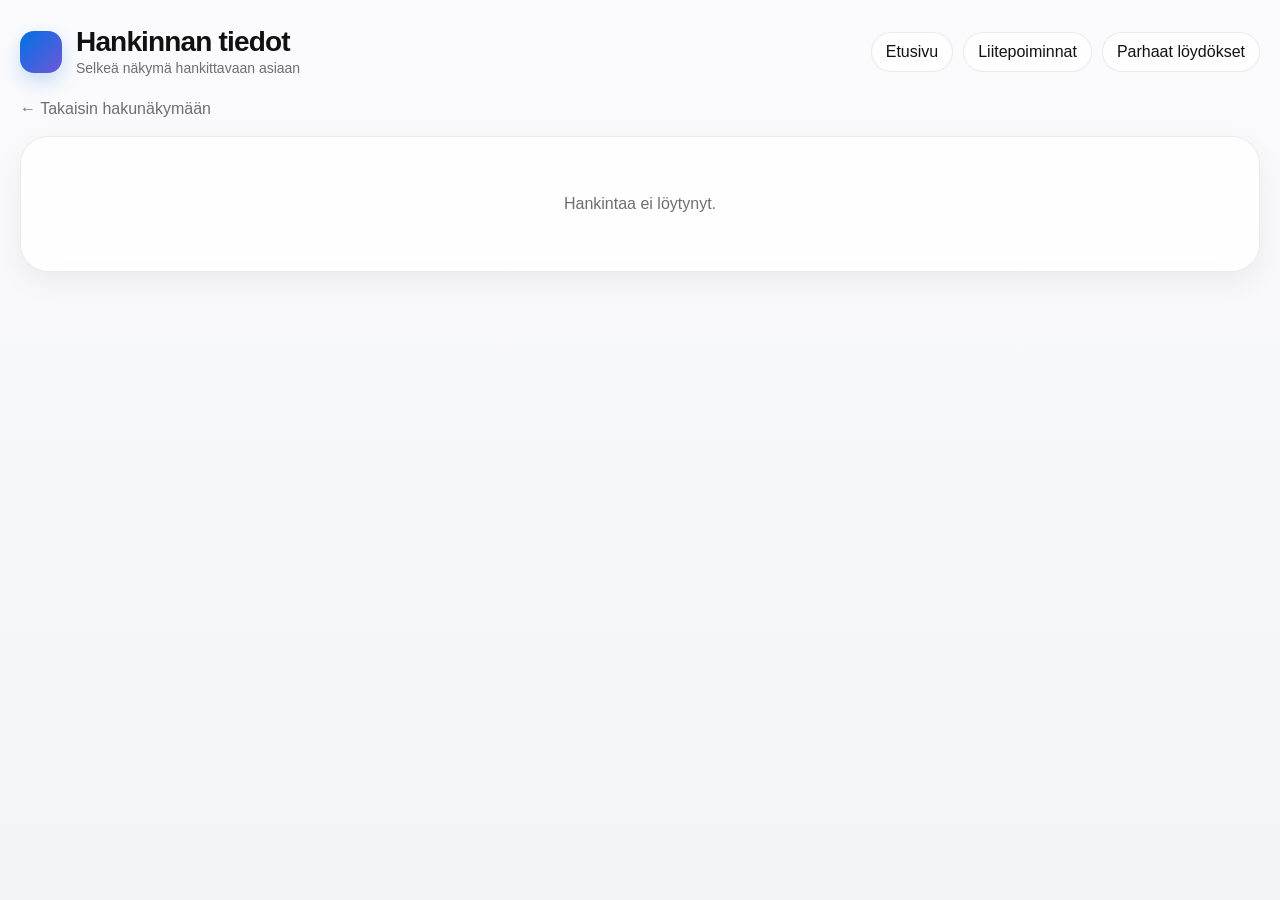
<file: detail.html>
<!DOCTYPE html>
<html lang="fi">
<head>
  <meta charset="UTF-8" />
  <meta name="viewport" content="width=device-width, initial-scale=1.0" />
  <title>Hankinnan tiedot</title>
  <link rel="stylesheet" href="styles.css" />
</head>
<body>
<div class="page">

  <div class="topbar">
    <div class="brand">
      <div class="brand-mark"></div>
      <div>
        <h1>Hankinnan tiedot</h1>
        <p>Selkeä näkymä hankittavaan asiaan</p>
      </div>
    </div>

    <div class="nav">
      <a href="index.html">Etusivu</a>
      <a href="attachment_extractions.html">Liitepoiminnat</a>
      <a href="best_findings.html">Parhaat löydökset</a>
    </div>
  </div>

  <a class="back-link" href="index.html">← Takaisin hakunäkymään</a>

  <div id="app" class="card">
    Ladataan hankintaa...
  </div>

</div>

<script src="ui.js"></script>
<script>
function getParam(name) {
  return new URL(window.location.href).searchParams.get(name) || "";
}

function confidenceChip(value) {
  if (value === "korkea") return `<span class="chip success">Korkea luottamus</span>`;
  if (value === "keskitaso") return `<span class="chip warn">Keskitaso</span>`;
  if (value === "matala") return `<span class="chip danger">Matala</span>`;
  return "";
}

function statusChips(item) {
  return `
    ${item.generated_from_attachment ? `<span class="chip warn">Liitepoiminta</span>` : ""}
    ${confidenceChip(item.extraction_confidence || "")}
    ${item.extraction_source_kind ? `<span class="chip">${esc(item.extraction_source_kind)}</span>` : ""}
    ${item.deadline_at ? `<span class="chip info">Määräaika ${esc(item.deadline_at)}</span>` : ""}
    ${item.contract_end_date ? `<span class="chip danger">Päättyy ${esc(item.contract_end_date)}</span>` : ""}
  `;
}

function overlapScore(a, b) {
  let s = 0;

  if (a.cpv_primary && b.cpv_primary && a.cpv_primary === b.cpv_primary) s += 5;
  if (a.entity && b.entity && a.entity === b.entity) s += 2;

  (a.theme_tags || []).forEach(t => {
    if ((b.theme_tags || []).includes(t)) s += 2;
  });

  (a.signal_tags || []).forEach(t => {
    if ((b.signal_tags || []).includes(t)) s += 2;
  });

  (a.matched_keywords || []).forEach(t => {
    if ((b.matched_keywords || []).includes(t)) s += 1;
  });

  return s;
}

const itemId = getParam("id");

loadProcurementData().then(data => {
  const item = data.find(x => x.id === itemId || x.url === itemId);

  if (!item) {
    document.getElementById("app").innerHTML = `
      <div class="empty-state">Hankintaa ei löytynyt.</div>
    `;
    return;
  }

  const parentItem = item.parent_attachment_id
    ? data.find(x => x.id === item.parent_attachment_id)
    : null;

  const children = data
    .filter(x => x.parent_attachment_id === item.id)
    .slice(0, 20);

  const similar = data
    .filter(x => x.id !== item.id)
    .map(x => ({ ...x, _score: overlapScore(item, x) }))
    .filter(x => x._score > 2)
    .sort((a, b) => b._score - a._score)
    .slice(0, 6);

  document.getElementById("app").outerHTML = `
    <div class="detail-grid">

      <div class="side-stack">

        <div class="card-solid">
          <div class="chips" style="margin-bottom:14px;">
            ${statusChips(item)}
          </div>

          <h1 class="detail-title">${esc(item.title || "Nimetön hankinta")}</h1>
          <div class="detail-subtitle">
            ${esc(item.ai_summary || "Ei yhteenvetoa saatavilla.")}
          </div>

          <div class="section-head">
            <div>
              <h2>Perustiedot</h2>
              <p>Hankittava asia, arvo, aikataulu ja lähteet</p>
            </div>
          </div>

          <div class="kv">
            <div class="kv-item">
              <div class="kv-label">Hankittava asia</div>
              <div class="kv-value"><b>${esc(item.title || "-")}</b></div>
            </div>

            <div class="kv-item">
              <div class="kv-label">Hankintayksikkö</div>
              <div class="kv-value">${esc(item.entity || "-")}</div>
            </div>

            <div class="kv-item">
              <div class="kv-label">Alue</div>
              <div class="kv-value">${esc(item.area || "-")}</div>
            </div>

            <div class="kv-item">
              <div class="kv-label">Kategoria / CPV</div>
              <div class="kv-value">${esc(item.cpv_primary || "")} ${esc(item.cpv_label || "")}</div>
            </div>

            <div class="kv-item">
              <div class="kv-label">Tila</div>
              <div class="kv-value">${esc(item.item_type || "-")}</div>
            </div>

            <div class="kv-item">
              <div class="kv-label">Julkaistu</div>
              <div class="kv-value">${esc(item.published_at || item.found_at || "-")}</div>
            </div>

            <div class="kv-item">
              <div class="kv-label">Määräaika</div>
              <div class="kv-value">${esc(item.deadline_at || "-")}</div>
            </div>

            <div class="kv-item">
              <div class="kv-label">Sopimuksen päättyminen</div>
              <div class="kv-value">${esc(item.contract_end_date || "-")}</div>
            </div>

            <div class="kv-item">
              <div class="kv-label">Arvioitu arvo</div>
              <div class="kv-value">${esc(item.estimated_budget_value || "-")}</div>
            </div>

            ${parentItem ? `
              <div class="kv-item">
                <div class="kv-label">Emoliite</div>
                <div class="kv-value">
                  <a href="detail.html?id=${encodeURIComponent(parentItem.id || parentItem.url)}">${esc(parentItem.title)}</a>
                </div>
              </div>
            ` : ""}

            <div class="kv-item">
              <div class="kv-label">Lähteet</div>
              <div class="kv-value">
                ${item.document_url ? `<a href="${esc(item.document_url)}" target="_blank">Avaa liite</a>` : "Ei liitettä"}
                ${item.source_page ? ` · <a href="${esc(item.source_page)}" target="_blank">Lähdesivu</a>` : ""}
                ${item.url ? ` · <a href="${esc(item.url)}" target="_blank">Suora linkki</a>` : ""}
              </div>
            </div>
          </div>

          <div class="section-head">
            <div>
              <h2>Luokittelu</h2>
              <p>Teemat, signaalit ja avainsanat</p>
            </div>
          </div>

          <div class="chips">
            ${renderChips(item.theme_tags || [], "theme")}
            ${renderChips(item.signal_tags || [], "signal")}
            ${renderChips(item.matched_keywords || [])}
          </div>
        </div>

        <div class="card-solid">
          <div class="section-head" style="margin-top:0;">
            <div>
              <h2>Hae liitteestä</h2>
              <p>Etsi tarkka osuma liitetiedoston tekstistä</p>
            </div>
          </div>

          <div class="search-box">
            <input id="pdfQuery" class="input" placeholder="Kirjoita hakusana" />
            <button id="pdfSearchBtn" class="button">Hae</button>
          </div>

          <div id="pdfSearchResults" class="search-results-inline" style="margin-top:14px;">
            Syötä hakusana ja paina Hae.
          </div>
        </div>

      </div>

      <div class="side-stack">

        ${item.snippet_image ? `
          <div class="card">
            <div class="section-head" style="margin-top:0;">
              <div>
                <h2>Kohta liitteessä</h2>
                <p>Poiminnan visuaalinen osuma</p>
              </div>
            </div>

            <div class="snippet-frame">
              <img src="${esc(item.snippet_image)}?v=${Date.now()}" alt="Osumakuva liitteestä" />
            </div>

            ${item.snippet_page ? `
              <div class="results-meta" style="margin-top:10px;">
                Sivu ${esc(item.snippet_page)}
              </div>
            ` : ""}
          </div>
        ` : ""}

        ${children.length ? `
          <div class="card">
            <div class="section-head" style="margin-top:0;">
              <div>
                <h2>Samasta liitteestä poimitut</h2>
                <p>Muut löydökset tästä lähteestä</p>
              </div>
            </div>

            <div class="mini-list">
              ${children.map(child => `
                <div class="mini-item">
                  <h4><a href="detail.html?id=${encodeURIComponent(child.id || child.url)}">${esc(child.title)}</a></h4>
                  <p>${esc(child.estimated_budget_value || "-")} · ${esc(child.item_type || "-")}</p>
                </div>
              `).join("")}
            </div>
          </div>
        ` : ""}

        <div class="card">
          <div class="section-head" style="margin-top:0;">
            <div>
              <h2>Samankaltaiset hankinnat</h2>
              <p>Läheiset osumat datasta</p>
            </div>
          </div>

          <div class="mini-list">
            ${similar.length ? similar.map(rel => `
              <div class="mini-item">
                <h4><a href="detail.html?id=${encodeURIComponent(rel.id || rel.url)}">${esc(rel.title)}</a></h4>
                <p>${esc(rel.entity || "-")} · ${esc(rel.item_type || "-")}</p>
              </div>
            `).join("") : `<div class="empty-state">Ei samankaltaisia kohteita.</div>`}
          </div>
        </div>

      </div>

    </div>
  `;

  const btn = document.getElementById("pdfSearchBtn");
  const input = document.getElementById("pdfQuery");
  const out = document.getElementById("pdfSearchResults");

  btn.onclick = () => {
    const query = input.value.trim();
    if (!query) {
      out.innerHTML = "Kirjoita ensin hakusana.";
      return;
    }
    out.innerHTML = makePdfSnippets(item.pdf_text || "", query);
  };
});
</script>
</body>
</html>
</file>
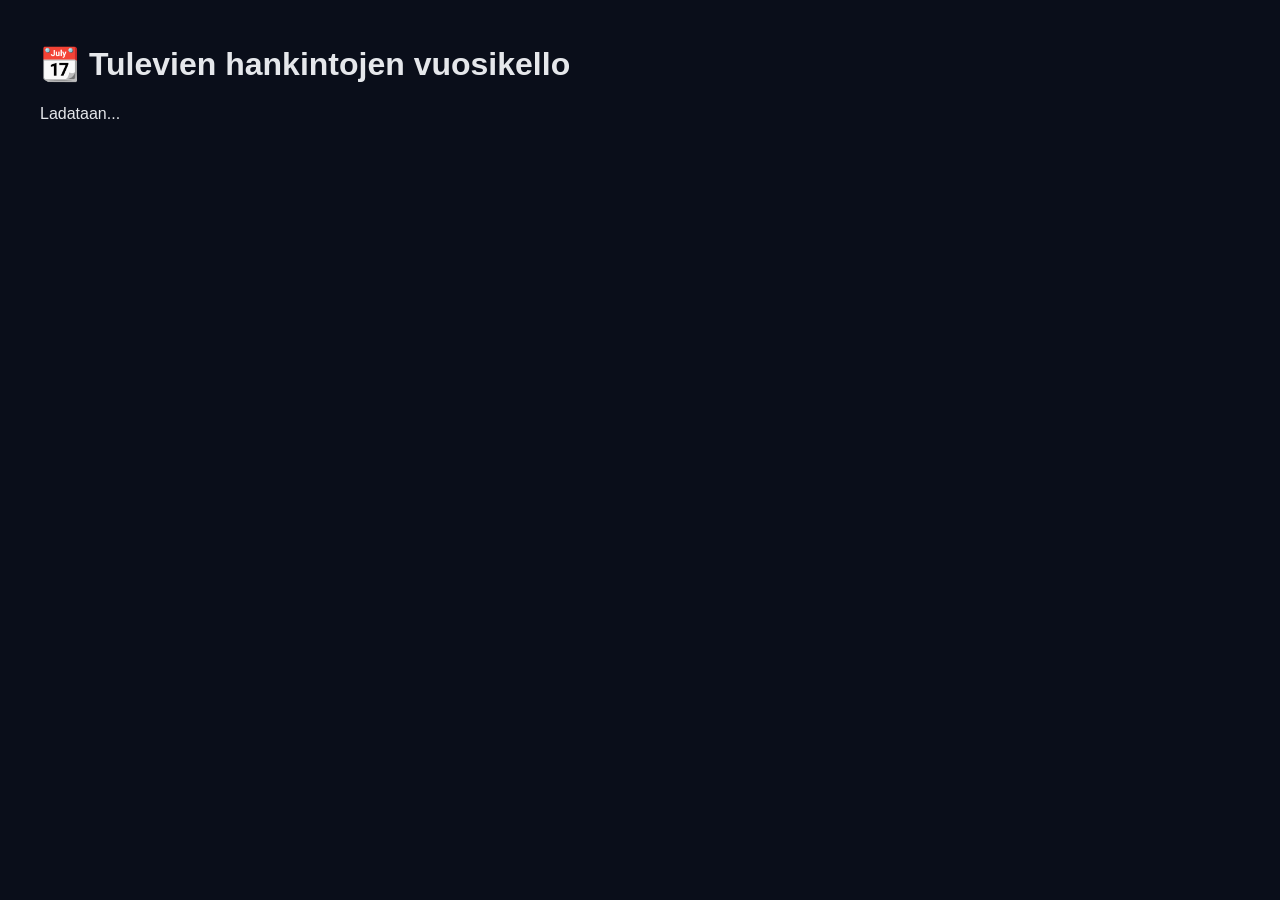
<file: pipeline.html>
<!DOCTYPE html>
<html lang="fi">
<head>
<meta charset="UTF-8">
<meta name="viewport" content="width=device-width, initial-scale=1.0">
<title>Tulevien hankintojen vuosikello</title>
<style>
body{margin:0;font-family:Arial;background:#0a0e1a;color:#e5e7eb}
.wrap{max-width:1200px;margin:auto;padding:24px}
.month{background:#111827;border:1px solid #1f2937;border-radius:14px;padding:14px;margin-bottom:14px}
.item{background:#0f172a;border:1px solid #1f2937;border-radius:10px;padding:10px;margin:8px 0}
.tag{display:inline-block;background:#7c3aed;padding:4px 8px;border-radius:999px;font-size:12px;margin-right:6px}
.muted{color:#94a3b8;font-size:13px}
</style>
</head>
<body>
<div class="wrap">
  <h1>📆 Tulevien hankintojen vuosikello</h1>
  <div id="app">Ladataan...</div>
</div>

<script>
function parseDate(d){
  if(!d) return null;
  if(String(d).includes(".")){
    const [day,month,year]=String(d).split(".");
    return new Date(year,month-1,day);
  }
  const p=new Date(d);
  return isNaN(p.getTime())?null:p;
}

const monthNames = ["Tammikuu","Helmikuu","Maaliskuu","Huhtikuu","Toukokuu","Kesäkuu","Heinäkuu","Elokuu","Syyskuu","Lokakuu","Marraskuu","Joulukuu"];

fetch('./data/procurements.json?v='+Date.now())
.then(r=>r.json())
.then(data=>{
  const candidates = data.filter(i =>
    ["hankintasuunnitelma","hankintakalenteritieto","investointipäätös","budjetti","käynnissä oleva hankinta"].includes(i.item_type)
  );

  const buckets = {};
  monthNames.forEach((_, idx) => buckets[idx] = []);

  candidates.forEach(i=>{
    const d = parseDate(i.deadline_at || i.published_at || i.found_at);
    const m = d ? d.getMonth() : 0;
    buckets[m].push(i);
  });

  document.getElementById('app').innerHTML = monthNames.map((name, idx)=>`
    <div class="month">
      <h2 style="margin-top:0;">${name}</h2>
      ${buckets[idx].length ? buckets[idx].map(i=>`
        <div class="item">
          <div style="font-weight:bold;">${i.title}</div>
          <div class="muted">${i.entity} · ${i.item_type} · ${i.area || ""}</div>
          <div style="margin-top:6px;">
            ${(i.signal_tags || []).slice(0,3).map(t=>`<span class="tag">${t}</span>`).join("")}
          </div>
          <div style="margin-top:8px;"><a href="detail.html?id=${encodeURIComponent(i.id || i.url)}">Avaa tiedot</a></div>
        </div>
      `).join("") : `<div class="muted">Ei kohteita.</div>`}
    </div>
  `).join("");
});
</script>
</body>
</html>
</file>
<file: styles.css>
:root {
  --bg: #f5f5f7;
  --panel: rgba(255,255,255,0.72);
  --panel-solid: #ffffff;
  --text: #111111;
  --muted: #6e6e73;
  --line: rgba(17,17,17,0.08);
  --line-strong: rgba(17,17,17,0.12);
  --accent: #0071e3;
  --accent-soft: rgba(0,113,227,0.1);
  --green: #1d8f5a;
  --amber: #b7791f;
  --red: #c24141;
  --purple: #6f56d9;
  --teal: #0f8b8d;
  --shadow: 0 10px 30px rgba(0,0,0,0.06);
  --radius-xl: 28px;
  --radius-lg: 22px;
  --radius-md: 16px;
  --radius-sm: 12px;
  --maxw: 1400px;
}

* { box-sizing: border-box; }

html, body {
  margin: 0;
  padding: 0;
  background: linear-gradient(180deg, #fbfbfd 0%, #f3f4f6 100%);
  color: var(--text);
  font-family: -apple-system, BlinkMacSystemFont, "SF Pro Display", "SF Pro Text", "Helvetica Neue", Arial, sans-serif;
}

body {
  min-height: 100vh;
}

a {
  color: var(--accent);
  text-decoration: none;
}

img {
  max-width: 100%;
  display: block;
}

.page {
  max-width: var(--maxw);
  margin: 0 auto;
  padding: 28px 20px 60px;
}

.topbar {
  display: flex;
  justify-content: space-between;
  align-items: center;
  gap: 16px;
  margin-bottom: 24px;
  flex-wrap: wrap;
}

.brand {
  display: flex;
  align-items: center;
  gap: 14px;
}

.brand-mark {
  width: 42px;
  height: 42px;
  border-radius: 14px;
  background: linear-gradient(135deg, #0071e3 0%, #6f56d9 100%);
  box-shadow: 0 8px 20px rgba(0,113,227,0.22);
}

.brand h1 {
  margin: 0;
  font-size: 28px;
  line-height: 1;
  letter-spacing: -0.03em;
}

.brand p {
  margin: 4px 0 0;
  color: var(--muted);
  font-size: 14px;
}

.nav {
  display: flex;
  gap: 10px;
  flex-wrap: wrap;
}

.nav a {
  padding: 10px 14px;
  background: rgba(255,255,255,0.72);
  border: 1px solid var(--line);
  border-radius: 999px;
  color: var(--text);
  backdrop-filter: blur(16px);
  -webkit-backdrop-filter: blur(16px);
}

.hero {
  display: grid;
  grid-template-columns: 1.4fr 0.9fr;
  gap: 18px;
  margin-bottom: 18px;
}

.card {
  background: var(--panel);
  border: 1px solid var(--line);
  box-shadow: var(--shadow);
  border-radius: var(--radius-xl);
  padding: 22px;
  backdrop-filter: blur(18px);
  -webkit-backdrop-filter: blur(18px);
}

.card-solid {
  background: var(--panel-solid);
  border: 1px solid var(--line);
  box-shadow: var(--shadow);
  border-radius: var(--radius-xl);
  padding: 22px;
}

.hero-title {
  font-size: 42px;
  line-height: 1.02;
  letter-spacing: -0.05em;
  margin: 0 0 12px;
}

.hero-sub {
  font-size: 16px;
  line-height: 1.5;
  color: var(--muted);
  max-width: 700px;
}

.quick-stats {
  display: grid;
  grid-template-columns: repeat(3, 1fr);
  gap: 12px;
  margin-top: 20px;
}

.stat {
  background: rgba(255,255,255,0.72);
  border: 1px solid var(--line);
  border-radius: 20px;
  padding: 16px;
}

.stat-label {
  font-size: 13px;
  color: var(--muted);
  margin-bottom: 8px;
}

.stat-value {
  font-size: 28px;
  font-weight: 700;
  letter-spacing: -0.04em;
}

.section-head {
  display: flex;
  justify-content: space-between;
  align-items: end;
  gap: 12px;
  margin: 24px 0 14px;
  flex-wrap: wrap;
}

.section-head h2 {
  margin: 0;
  font-size: 28px;
  letter-spacing: -0.04em;
}

.section-head p {
  margin: 6px 0 0;
  color: var(--muted);
  font-size: 14px;
}

.filters {
  display: grid;
  grid-template-columns: repeat(6, minmax(0, 1fr));
  gap: 12px;
}

.input, .select, .button {
  width: 100%;
  min-height: 48px;
  border-radius: 16px;
  border: 1px solid var(--line-strong);
  background: rgba(255,255,255,0.82);
  padding: 0 14px;
  color: var(--text);
  font-size: 15px;
  outline: none;
}

.input:focus, .select:focus {
  border-color: rgba(0,113,227,0.35);
  box-shadow: 0 0 0 4px rgba(0,113,227,0.1);
}

.button {
  background: var(--accent);
  color: white;
  font-weight: 600;
  border: none;
  cursor: pointer;
}

.button.secondary {
  background: rgba(255,255,255,0.82);
  color: var(--text);
  border: 1px solid var(--line-strong);
}

.chips {
  display: flex;
  flex-wrap: wrap;
  gap: 8px;
}

.chip {
  display: inline-flex;
  align-items: center;
  gap: 6px;
  padding: 7px 11px;
  border-radius: 999px;
  background: rgba(17,17,17,0.05);
  color: var(--text);
  font-size: 12px;
}

.chip.theme { background: rgba(15,139,141,0.12); color: #0b6668; }
.chip.signal { background: rgba(111,86,217,0.12); color: #5b44bf; }
.chip.success { background: rgba(29,143,90,0.12); color: #166a43; }
.chip.warn { background: rgba(183,121,31,0.14); color: #9a6518; }
.chip.danger { background: rgba(194,65,65,0.12); color: #9f2d2d; }
.chip.info { background: rgba(0,113,227,0.1); color: #0058b2; }

.results-meta {
  color: var(--muted);
  font-size: 14px;
  margin-bottom: 12px;
}

.results-grid {
  display: grid;
  grid-template-columns: repeat(2, minmax(0, 1fr));
  gap: 16px;
}

.proc-card {
  background: rgba(255,255,255,0.82);
  border: 1px solid var(--line);
  border-radius: 24px;
  padding: 18px;
  box-shadow: var(--shadow);
}

.proc-top {
  display: flex;
  justify-content: space-between;
  gap: 12px;
  align-items: start;
}

.proc-org {
  color: var(--muted);
  font-size: 13px;
  margin-bottom: 6px;
}

.proc-title {
  font-size: 24px;
  line-height: 1.08;
  letter-spacing: -0.04em;
  margin: 0 0 10px;
}

.proc-summary {
  color: var(--muted);
  font-size: 14px;
  line-height: 1.5;
  margin-bottom: 14px;
}

.proc-footer {
  display: flex;
  justify-content: space-between;
  align-items: end;
  gap: 10px;
  margin-top: 14px;
  flex-wrap: wrap;
}

.proc-meta {
  color: var(--muted);
  font-size: 13px;
}

.proc-actions {
  display: flex;
  gap: 8px;
  flex-wrap: wrap;
}

.btn-inline {
  display: inline-flex;
  align-items: center;
  justify-content: center;
  min-height: 40px;
  padding: 0 14px;
  border-radius: 999px;
  background: var(--accent);
  color: white;
  font-size: 14px;
  font-weight: 600;
}

.btn-inline.secondary {
  background: rgba(17,17,17,0.05);
  color: var(--text);
}

.detail-grid {
  display: grid;
  grid-template-columns: 1.2fr 0.8fr;
  gap: 18px;
}

.kv {
  display: grid;
  gap: 12px;
}

.kv-item {
  padding: 14px 0;
  border-bottom: 1px solid var(--line);
}

.kv-item:last-child {
  border-bottom: none;
}

.kv-label {
  font-size: 12px;
  color: var(--muted);
  text-transform: uppercase;
  letter-spacing: 0.06em;
  margin-bottom: 6px;
}

.kv-value {
  font-size: 16px;
  line-height: 1.5;
}

.detail-title {
  font-size: 42px;
  line-height: 1.02;
  letter-spacing: -0.05em;
  margin: 0 0 14px;
}

.detail-subtitle {
  color: var(--muted);
  font-size: 16px;
  line-height: 1.6;
}

.snippet-frame {
  overflow: hidden;
  border-radius: 22px;
  border: 1px solid var(--line);
  background: #fff;
}

.side-stack {
  display: grid;
  gap: 18px;
}

.mini-list {
  display: grid;
  gap: 10px;
}

.mini-item {
  background: rgba(255,255,255,0.82);
  border: 1px solid var(--line);
  border-radius: 18px;
  padding: 14px;
}

.mini-item h4 {
  margin: 0 0 6px;
  font-size: 18px;
  letter-spacing: -0.03em;
}

.mini-item p {
  margin: 0;
  color: var(--muted);
  font-size: 13px;
}

.search-box {
  display: flex;
  gap: 10px;
  flex-wrap: wrap;
}

.search-results-inline {
  color: var(--muted);
  line-height: 1.6;
  font-size: 14px;
}

.back-link {
  display: inline-flex;
  margin-bottom: 18px;
  color: var(--muted);
}

.empty-state {
  padding: 36px;
  text-align: center;
  color: var(--muted);
}

@media (max-width: 1100px) {
  .hero,
  .detail-grid,
  .results-grid {
    grid-template-columns: 1fr;
  }

  .filters {
    grid-template-columns: repeat(2, minmax(0, 1fr));
  }

  .quick-stats {
    grid-template-columns: 1fr;
  }
}

@media (max-width: 680px) {
  .page {
    padding: 20px 14px 44px;
  }

  .hero-title,
  .detail-title {
    font-size: 32px;
  }

  .filters {
    grid-template-columns: 1fr;
  }

  .nav {
    width: 100%;
  }

  .nav a {
    flex: 1 1 auto;
    text-align: center;
  }
}
</file>
